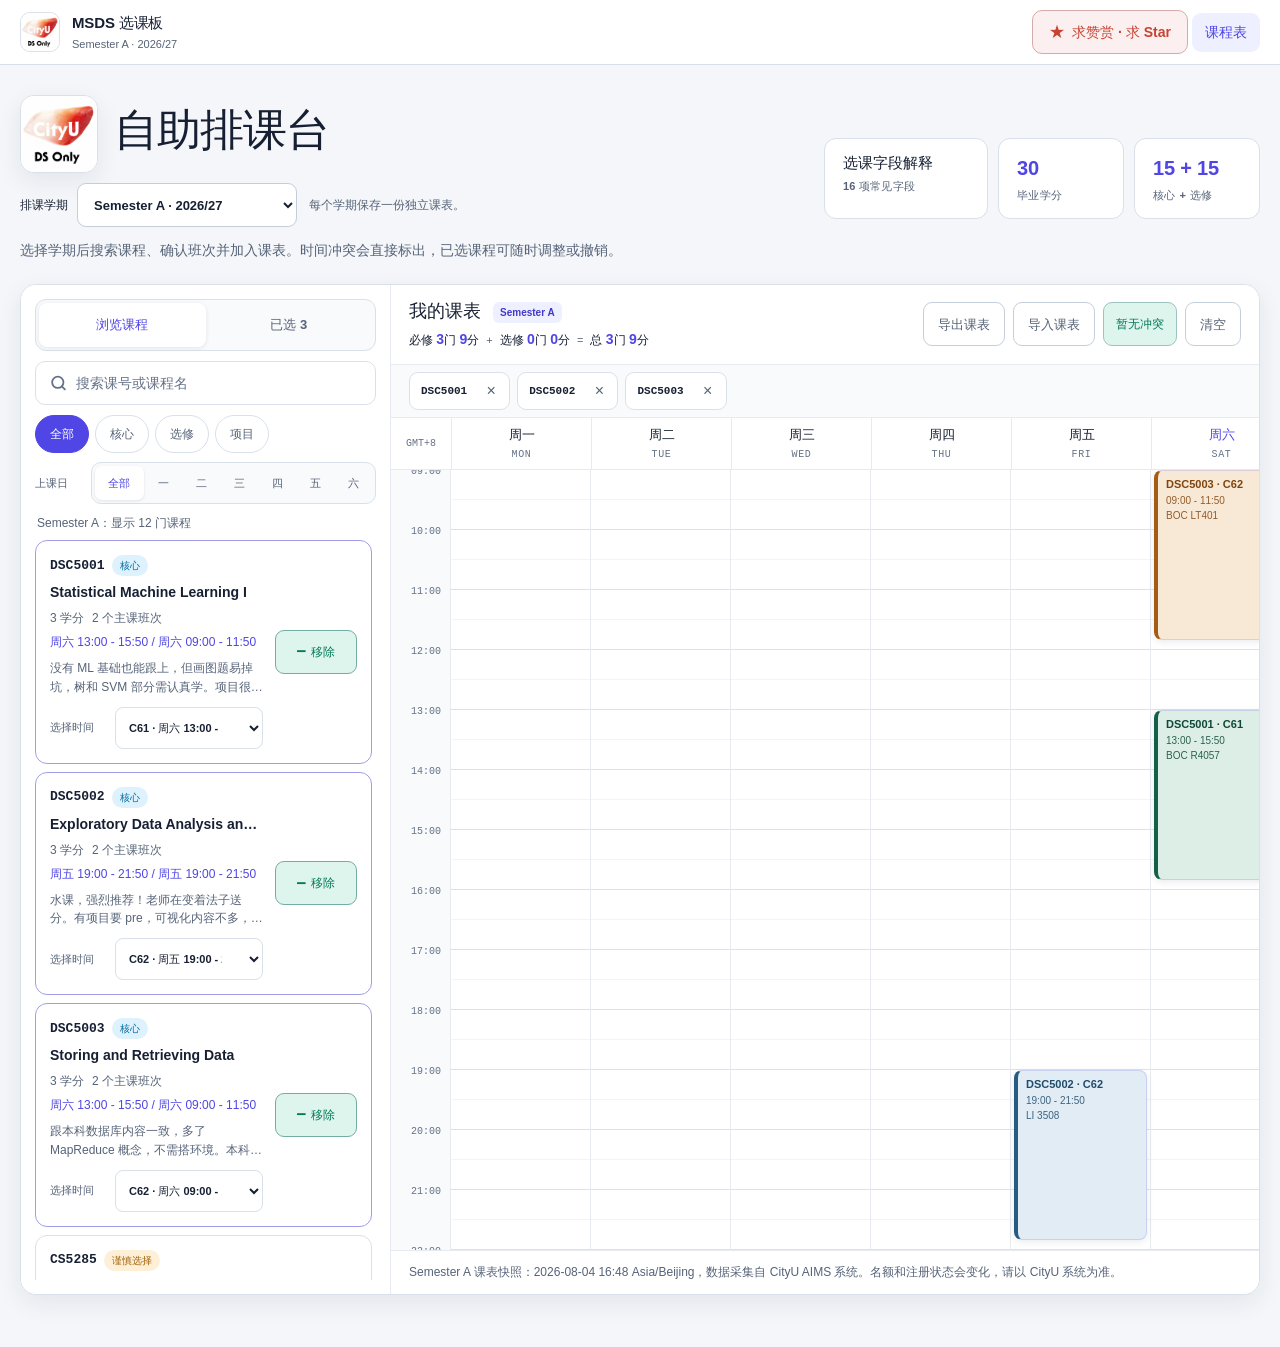
<file: index.html>
<!doctype html>
<html lang="zh-CN">
  <head>
    <meta charset="UTF-8">
    <meta name="viewport" content="width=device-width, initial-scale=1.0">
    <meta name="description" content="CityU MSDS 2026/27 A、B 与暑期学期静态排课与选课参考工具">
    <title>MSDS 选课板 · 2026/27</title>
    <link rel="stylesheet" href="assets/styles.css?v=20260812c">
  </head>
  <body data-page="planner">
    <a class="skip-link" href="#main-content">跳到主要内容</a>
    <header class="site-header">
      <div class="site-header-inner">
        <a class="brand" href="index.html" aria-label="MSDS 选课板首页">
          <img class="brand-logo" src="assets/cityu-ds-logo.jpg" alt="" width="40" height="40">
          <span class="brand-copy"><strong>MSDS 选课板</strong><small id="site-term-label">2026/27 · A / B / S</small></span>
        </a>
        <nav class="main-nav" aria-label="主导航">
          <a class="support-link" href="https://github.com/fluffywood/cityuds" target="_blank" rel="noopener noreferrer" aria-label="前往 GitHub 支持项目并求 Star">
            <span class="support-star" aria-hidden="true">★</span>
            <span class="support-desktop-text">求赞赏 · 求 Star</span>
            <span class="support-mobile-text">求 Star</span>
          </a>
          <a class="active" href="index.html" aria-current="page">课程表</a>
        </nav>
      </div>
    </header>

    <main id="main-content">
      <section class="page-intro planner-intro">
        <div class="planner-intro-copy">
          <div class="planner-title-row">
            <img class="planner-intro-logo" src="assets/cityu-ds-logo.jpg" alt="CityU DS Only Logo" width="96" height="96">
            <h1 class="page-title">自助排课台</h1>
          </div>
          <div class="term-picker">
            <label class="term-picker-field" for="term-select">
              <span>排课学期</span>
              <select id="term-select" aria-describedby="term-picker-note">
                <option value="A">Semester A · 2026/27</option>
                <option value="B">Semester B · 2026/27</option>
                <option value="S">Summer Term · 2026/27</option>
              </select>
            </label>
            <p id="term-picker-note">每个学期保存一份独立课表。</p>
            <p id="term-announcement" class="sr-only" role="status" aria-live="polite" aria-atomic="true"></p>
          </div>
          <p>选择学期后搜索课程、确认班次并加入课表。时间冲突会直接标出，已选课程可随时调整或撤销。</p>
        </div>
        <div class="intro-stats" role="group" aria-label="课程概况与选课帮助">
          <a class="intro-stat intro-stat-guide" href="aims-fields.html">
            <strong>选课字段解释</strong>
            <span>16 项常见字段</span>
          </a>
          <div class="intro-stat"><strong>30</strong><span>毕业学分</span></div>
          <div class="intro-stat"><strong>15 + 15</strong><span>核心 + 选修</span></div>
        </div>
      </section>

      <div class="mobile-workspace-switch" role="group" aria-label="手机端排课视图">
        <button class="is-active" type="button" data-mobile-workspace="courses" aria-pressed="true" aria-controls="course-sidebar">选课程</button>
        <button type="button" data-mobile-workspace="timetable" aria-pressed="false" aria-controls="timetable-panel">看课表 <span id="mobile-selected-count">0</span></button>
      </div>

      <section id="planner-shell" class="planner-shell" data-mobile-workspace="courses" aria-label="课程表规划器">
        <aside id="course-sidebar" class="course-sidebar">
          <div class="sidebar-head">
            <div class="segmented-control" role="tablist" aria-label="课程面板">
              <button id="browse-tab" class="segment active" type="button" data-panel="browse" role="tab" aria-selected="true" aria-controls="browse-panel" tabindex="0">浏览课程</button>
              <button id="selected-tab" class="segment" type="button" data-panel="selected" role="tab" aria-selected="false" aria-controls="selected-panel" tabindex="-1">已选 <span id="selected-tab-count">0</span></button>
            </div>
          </div>

          <div id="browse-panel" class="sidebar-panel" role="tabpanel" aria-labelledby="browse-tab" tabindex="0">
            <label class="search-box">
              <span class="sr-only">搜索课程</span>
              <svg class="search-icon" xmlns="http://www.w3.org/2000/svg" viewBox="0 0 24 24" fill="none" stroke="currentColor" stroke-width="2.5" stroke-linecap="round" stroke-linejoin="round" aria-hidden="true"><circle cx="11" cy="11" r="8"></circle><line x1="21" y1="21" x2="16.65" y2="16.65"></line></svg>
              <input id="course-search" type="search" placeholder="搜索课号或课程名" autocomplete="off">
            </label>
            <div class="filter-row" role="group" aria-label="课程类型筛选">
              <button class="filter-pill active" type="button" data-filter="all" aria-pressed="true">全部</button>
              <button class="filter-pill" type="button" data-filter="core" aria-pressed="false">核心</button>
              <button class="filter-pill" type="button" data-filter="elective" aria-pressed="false">选修</button>
              <button class="filter-pill" type="button" data-filter="project" aria-pressed="false">项目</button>
            </div>
            <div class="day-filter" role="group" aria-label="按上课星期筛选">
              <span>上课日</span>
              <div class="day-filter-row">
                <button class="day-filter-pill active" type="button" data-day-filter="all" aria-pressed="true">全部</button>
                <button class="day-filter-pill" type="button" data-day-filter="M" aria-pressed="false">一</button>
                <button class="day-filter-pill" type="button" data-day-filter="T" aria-pressed="false">二</button>
                <button class="day-filter-pill" type="button" data-day-filter="W" aria-pressed="false">三</button>
                <button class="day-filter-pill" type="button" data-day-filter="R" aria-pressed="false">四</button>
                <button class="day-filter-pill" type="button" data-day-filter="F" aria-pressed="false">五</button>
                <button class="day-filter-pill" type="button" data-day-filter="S" aria-pressed="false">六</button>
              </div>
            </div>
            <p id="course-result-status" class="course-result-status" role="status" aria-live="polite"></p>
            <div id="course-list" class="course-list"></div>
          </div>

          <div id="selected-panel" class="sidebar-panel" role="tabpanel" aria-labelledby="selected-tab" tabindex="0" hidden>
            <div id="selected-list" class="selected-list"></div>
          </div>
        </aside>

        <div id="timetable-panel" class="timetable-panel">
          <div class="timetable-toolbar">
            <div>
              <h2 id="timetable-heading">我的课表 <span id="timetable-term-label" class="term-context-badge">Semester A</span></h2>
              <p class="selection-summary" aria-label="A、B、S 三学期已选必修、选修与项目课程相加后的总课程数和总学分">
                <span class="selection-summary-part">必修 <strong id="core-count">0</strong>门 <strong id="core-credit-count">0</strong>分</span>
                <span class="selection-summary-plus" aria-hidden="true">+</span>
                <span class="selection-summary-part">选修 <strong id="elective-count">0</strong>门 <strong id="elective-credit-count">0</strong>分</span>
                <span id="project-summary-parts"></span>
                <span class="selection-summary-plus" aria-hidden="true">=</span>
                <span class="selection-summary-part">总 <strong id="selected-count">0</strong>门 <strong id="credit-count">0</strong>分</span>
              </p>
            </div>
            <div class="toolbar-actions" role="group" aria-label="课表操作">
              <button id="export-schedule" class="button button-quiet" type="button">导出课表</button>
              <button id="import-schedule" class="button button-quiet" type="button" aria-controls="import-schedule-file">导入课表</button>
              <input id="import-schedule-file" class="sr-only" type="file" accept=".txt,text/plain" tabindex="-1">
              <span id="schedule-file-announcement" class="sr-only" role="status" aria-live="polite" aria-atomic="true"></span>
              <button id="conflict-status" class="conflict-status is-clear" type="button" aria-controls="conflict-details" aria-expanded="false" disabled>暂无冲突</button>
              <span id="conflict-announcement" class="sr-only" role="status" aria-live="polite"></span>
              <button id="clear-selection" class="button button-quiet" type="button">清空</button>
            </div>
          </div>
          <div id="conflict-details" class="conflict-details" hidden></div>
          <div id="selected-chips" class="selected-chips" aria-label="已选课程快捷操作"></div>

          <div class="timetable-scroll">
            <div class="timetable" id="timetable" role="region" aria-label="周一至周六课程时间表" tabindex="0">
              <div class="timetable-corner">GMT+8</div>
              <div class="day-heading" data-day="M"><strong>周一</strong><span>MON</span></div>
              <div class="day-heading" data-day="T"><strong>周二</strong><span>TUE</span></div>
              <div class="day-heading" data-day="W"><strong>周三</strong><span>WED</span></div>
              <div class="day-heading" data-day="R"><strong>周四</strong><span>THU</span></div>
              <div class="day-heading" data-day="F"><strong>周五</strong><span>FRI</span></div>
              <div class="day-heading" data-day="S"><strong>周六</strong><span>SAT</span></div>
              <div id="time-axis" class="time-axis" aria-hidden="true"></div>
              <div id="day-columns" class="day-columns"></div>
              <div id="empty-timetable" class="empty-timetable">
                <span class="empty-plus">+</span>
                <strong>从左侧加入课程</strong>
                <p>班次可在“已选”中切换</p>
              </div>
            </div>
          </div>
          <p class="mobile-scroll-hint">可左右滑动查看整周，点击课程块可打开详情。</p>
          <p id="schedule-data-note" class="data-note">课表数据采集自 CityU AIMS 系统。名额和注册状态会变化，请以 CityU 系统为准。</p>
        </div>
      </section>
    </main>

    <div id="toast" class="toast" role="status" aria-live="polite"></div>
    <script src="assets/shared.js?v=20260812c"></script>
    <script src="assets/schedule-transfer.js?v=20260812c"></script>
    <script src="assets/planner.js?v=20260812c"></script>
  </body>
</html>
</file>
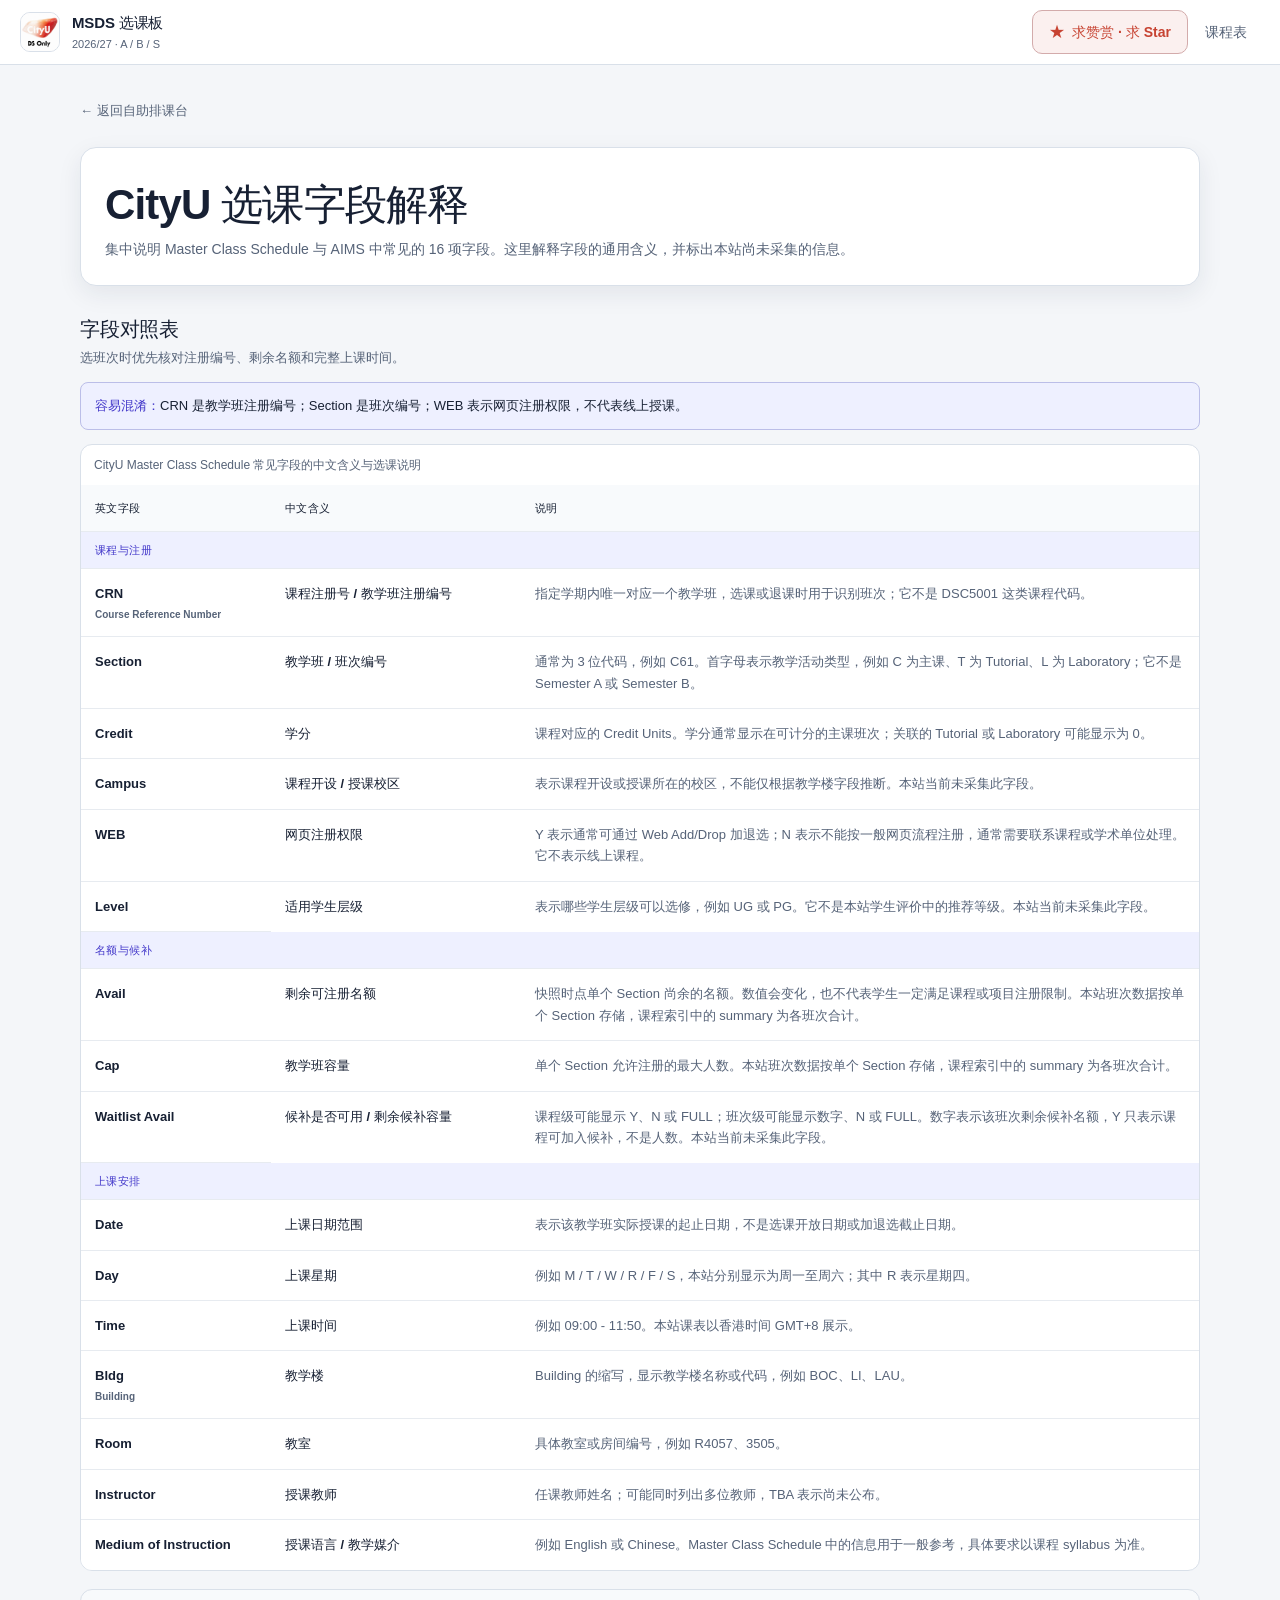
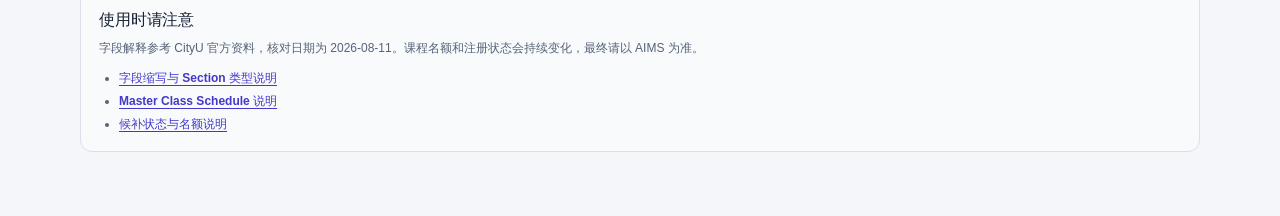
<file: aims-fields.html>
<!doctype html>
<html lang="zh-CN">
  <head>
    <meta charset="UTF-8">
    <meta name="viewport" content="width=device-width, initial-scale=1.0">
    <meta name="description" content="CityU AIMS 选课字段中文解释，涵盖 CRN、Section、WEB、名额、时间与授课信息">
    <title>CityU 选课字段解释 · MSDS 选课板</title>
    <link rel="stylesheet" href="assets/styles.css?v=20260812c">
  </head>
  <body data-page="fields">
    <a class="skip-link" href="#main-content">跳到字段解释</a>
    <header class="site-header">
      <div class="site-header-inner">
        <a class="brand" data-planner-link href="index.html" aria-label="MSDS 选课板首页">
          <img class="brand-logo" src="assets/cityu-ds-logo.jpg" alt="" width="40" height="40">
          <span class="brand-copy"><strong>MSDS 选课板</strong><small>2026/27 · A / B / S</small></span>
        </a>
        <nav class="main-nav" aria-label="主导航">
          <a class="support-link" href="https://github.com/fluffywood/cityuds" target="_blank" rel="noopener noreferrer" aria-label="前往 GitHub 支持项目并求 Star">
            <span class="support-star" aria-hidden="true">★</span>
            <span class="support-desktop-text">求赞赏 · 求 Star</span>
            <span class="support-mobile-text">求 Star</span>
          </a>
          <a data-planner-link href="index.html">课程表</a>
        </nav>
      </div>
    </header>

    <main id="main-content" class="course-detail fields-detail">
      <a class="back-link" data-planner-link href="index.html">← 返回自助排课台</a>

      <section class="detail-hero fields-hero" aria-labelledby="fields-title">
        <div>
          <h1 id="fields-title">CityU 选课字段解释</h1>
          <p>集中说明 Master Class Schedule 与 AIMS 中常见的 16 项字段。这里解释字段的通用含义，并标出本站尚未采集的信息。</p>
        </div>
      </section>

      <section class="detail-section fields-section" aria-labelledby="fields-table-heading">
        <div class="detail-section-heading fields-section-heading">
          <div>
            <h2 id="fields-table-heading">字段对照表</h2>
            <p>选班次时优先核对注册编号、剩余名额和完整上课时间。</p>
          </div>
        </div>

        <p class="fields-important-note"><strong>容易混淆：</strong><span lang="en">CRN</span> 是教学班注册编号；<span lang="en">Section</span> 是班次编号；<span lang="en">WEB</span> 表示网页注册权限，不代表线上授课。</p>
        <p id="fields-scroll-hint" class="fields-scroll-hint">可左右滑动查看完整说明，第一列会保持可见。</p>

        <div class="section-table-wrap fields-table-wrap" role="region" aria-labelledby="fields-table-heading" aria-describedby="fields-scroll-hint" tabindex="0">
          <table class="section-table fields-table">
            <caption class="section-table-caption">CityU Master Class Schedule 常见字段的中文含义与选课说明</caption>
            <colgroup>
              <col class="fields-term-column">
              <col class="fields-meaning-column">
              <col>
            </colgroup>
            <thead>
              <tr>
                <th scope="col">英文字段</th>
                <th scope="col">中文含义</th>
                <th scope="col">说明</th>
              </tr>
            </thead>
            <tbody>
              <tr class="fields-group-row">
                <th scope="rowgroup" colspan="3">课程与注册</th>
              </tr>
              <tr>
                <th scope="row"><span lang="en">CRN</span><small lang="en">Course Reference Number</small></th>
                <td>课程注册号 / 教学班注册编号</td>
                <td>指定学期内唯一对应一个教学班，选课或退课时用于识别班次；它不是 DSC5001 这类课程代码。</td>
              </tr>
              <tr>
                <th scope="row"><span lang="en">Section</span></th>
                <td>教学班 / 班次编号</td>
                <td>通常为 3 位代码，例如 C61。首字母表示教学活动类型，例如 C 为主课、T 为 Tutorial、L 为 Laboratory；它不是 Semester A 或 Semester B。</td>
              </tr>
              <tr>
                <th scope="row"><span lang="en">Credit</span></th>
                <td>学分</td>
                <td>课程对应的 Credit Units。学分通常显示在可计分的主课班次；关联的 Tutorial 或 Laboratory 可能显示为 0。</td>
              </tr>
              <tr>
                <th scope="row"><span lang="en">Campus</span></th>
                <td>课程开设 / 授课校区</td>
                <td>表示课程开设或授课所在的校区，不能仅根据教学楼字段推断。本站当前未采集此字段。</td>
              </tr>
              <tr>
                <th scope="row"><span lang="en">WEB</span></th>
                <td>网页注册权限</td>
                <td>Y 表示通常可通过 Web Add/Drop 加退选；N 表示不能按一般网页流程注册，通常需要联系课程或学术单位处理。它不表示线上课程。</td>
              </tr>
              <tr>
                <th scope="row"><span lang="en">Level</span></th>
                <td>适用学生层级</td>
                <td>表示哪些学生层级可以选修，例如 UG 或 PG。它不是本站学生评价中的推荐等级。本站当前未采集此字段。</td>
              </tr>
            </tbody>
            <tbody>
              <tr class="fields-group-row">
                <th scope="rowgroup" colspan="3">名额与候补</th>
              </tr>
              <tr>
                <th scope="row"><span lang="en">Avail</span></th>
                <td>剩余可注册名额</td>
                <td>快照时点单个 Section 尚余的名额。数值会变化，也不代表学生一定满足课程或项目注册限制。本站班次数据按单个 Section 存储，课程索引中的 summary 为各班次合计。</td>
              </tr>
              <tr>
                <th scope="row"><span lang="en">Cap</span></th>
                <td>教学班容量</td>
                <td>单个 Section 允许注册的最大人数。本站班次数据按单个 Section 存储，课程索引中的 summary 为各班次合计。</td>
              </tr>
              <tr>
                <th scope="row"><span lang="en">Waitlist Avail</span></th>
                <td>候补是否可用 / 剩余候补容量</td>
                <td>课程级可能显示 Y、N 或 FULL；班次级可能显示数字、N 或 FULL。数字表示该班次剩余候补名额，Y 只表示课程可加入候补，不是人数。本站当前未采集此字段。</td>
              </tr>
            </tbody>
            <tbody>
              <tr class="fields-group-row">
                <th scope="rowgroup" colspan="3">上课安排</th>
              </tr>
              <tr>
                <th scope="row"><span lang="en">Date</span></th>
                <td>上课日期范围</td>
                <td>表示该教学班实际授课的起止日期，不是选课开放日期或加退选截止日期。</td>
              </tr>
              <tr>
                <th scope="row"><span lang="en">Day</span></th>
                <td>上课星期</td>
                <td>例如 M / T / W / R / F / S，本站分别显示为周一至周六；其中 R 表示星期四。</td>
              </tr>
              <tr>
                <th scope="row"><span lang="en">Time</span></th>
                <td>上课时间</td>
                <td>例如 09:00 - 11:50。本站课表以香港时间 GMT+8 展示。</td>
              </tr>
              <tr>
                <th scope="row"><span lang="en">Bldg</span><small lang="en">Building</small></th>
                <td>教学楼</td>
                <td>Building 的缩写，显示教学楼名称或代码，例如 BOC、LI、LAU。</td>
              </tr>
              <tr>
                <th scope="row"><span lang="en">Room</span></th>
                <td>教室</td>
                <td>具体教室或房间编号，例如 R4057、3505。</td>
              </tr>
              <tr>
                <th scope="row"><span lang="en">Instructor</span></th>
                <td>授课教师</td>
                <td>任课教师姓名；可能同时列出多位教师，TBA 表示尚未公布。</td>
              </tr>
              <tr>
                <th scope="row"><span lang="en">Medium of Instruction</span></th>
                <td>授课语言 / 教学媒介</td>
                <td>例如 English 或 Chinese。Master Class Schedule 中的信息用于一般参考，具体要求以课程 syllabus 为准。</td>
              </tr>
            </tbody>
          </table>
        </div>

        <aside class="fields-source-note" aria-labelledby="fields-source-heading">
          <h2 id="fields-source-heading">使用时请注意</h2>
          <p>字段解释参考 CityU 官方资料，核对日期为 2026-08-11。课程名额和注册状态会持续变化，最终请以 AIMS 为准。</p>
          <ul class="fields-source-list">
            <li><a href="https://www.cityu.edu.hk/sgs/student/masters/coursereg/abbreviations" target="_blank" rel="noopener noreferrer">字段缩写与 Section 类型说明</a></li>
            <li><a href="https://www.cityu.edu.hk/sgs/student/masters/coursereg/schedule/" target="_blank" rel="noopener noreferrer">Master Class Schedule 说明</a></li>
            <li><a href="https://www.cityu.edu.hk/arro/creg/wadp_wlst.htm" target="_blank" rel="noopener noreferrer">候补状态与名额说明</a></li>
          </ul>
        </aside>
      </section>
    </main>
    <script src="assets/shared.js?v=20260812c"></script>
    <script>
      document.querySelectorAll("[data-planner-link]").forEach((link) => {
        link.href = MSDS.plannerHref(MSDS.getActiveTerm());
      });
    </script>
  </body>
</html>
</file>
<file: assets/styles.css>
/* ============================================================
   MSDS 选课板 · 清晰、紧凑的学生排课界面
   深色模式跟随系统偏好（prefers-color-scheme）
   ============================================================ */

:root {
  --font-sans: -apple-system, "Segoe UI", "PingFang SC", "Microsoft YaHei", "Helvetica Neue", Arial, sans-serif;
  --font-serif: var(--font-sans);
  --font-mono: ui-monospace, "Cascadia Mono", "SF Mono", Consolas, Menlo, monospace;

  --bg: #f4f6f9;
  --card: #ffffff;
  --card-strong: #ffffff;
  --card-soft: #f8fafc;
  --border: #d9e0e9;
  --border-strong: #c4ceda;
  --hairline: #e7ebf0;

  --ink: #172033;
  --muted: #566378;
  --faint: #657286;

  --primary: #4f46e5;
  --primary-strong: #4338ca;
  --primary-soft: #eef0ff;
  --primary-action: #4f46e5;
  --primary-action-hover: #3730a3;
  --brand-red: #c74332;
  --violet: #4f46e5;
  --accent-gradient: linear-gradient(120deg, #4f46e5, #4f46e5);

  --ok: #047857;
  --ok-soft: rgba(16, 185, 129, 0.14);
  --danger: #b91c1c;
  --danger-soft: rgba(239, 68, 68, 0.13);
  --warning: #a16207;
  --warning-soft: rgba(245, 158, 11, 0.16);
  --info: #0369a1;
  --info-soft: rgba(14, 165, 233, 0.14);
  --research: #6d28d9;
  --research-soft: rgba(139, 92, 246, 0.14);

  --shadow-card: 0 8px 24px rgba(25, 38, 58, 0.08);
  --shadow-float: 0 12px 28px rgba(25, 38, 58, 0.14);
  --radius-lg: 16px;
  --radius-md: 12px;
  --radius-sm: 8px;

  --hour-height: 60px;
  font-family: var(--font-sans);
  color: var(--ink);
  font-synthesis: none;
}

@media (prefers-color-scheme: dark) {
  :root {
    --bg: #08111f;
    --card: #111c2f;
    --card-strong: #17243a;
    --card-soft: #0d1829;
    --border: #2d3c54;
    --border-strong: #45566f;
    --hairline: #25344b;

    --ink: #f1f5f9;
    --muted: #b7c1d0;
    --faint: #91a0b3;

    --primary: #a5b4fc;
    --primary-strong: #c7d2fe;
    --primary-soft: #252c59;
    --primary-action: #4f46e5;
    --primary-action-hover: #4338ca;
    --brand-red: #f39a8c;

    --ok: #34d399;
    --ok-soft: rgba(52, 211, 153, 0.16);
    --danger: #f87171;
    --danger-soft: rgba(248, 113, 113, 0.16);
    --warning: #fbbf24;
    --warning-soft: rgba(251, 191, 36, 0.16);
    --info: #38bdf8;
    --info-soft: rgba(56, 189, 248, 0.16);
    --research: #a78bfa;
    --research-soft: rgba(167, 139, 250, 0.16);

    --shadow-card: 0 10px 28px rgba(0, 0, 0, 0.22);
    --shadow-float: 0 14px 32px rgba(0, 0, 0, 0.34);
  }
}

* {
  box-sizing: border-box;
}

html {
  scroll-behavior: smooth;
}

body {
  margin: 0;
  min-width: 320px;
  color: var(--ink);
  background-color: var(--bg);
  font-family: var(--font-sans);
  line-height: 1.5;
  transition: background-color 180ms ease, color 180ms ease;
}

button,
input,
select {
  font: inherit;
}

button,
a {
  -webkit-tap-highlight-color: transparent;
}

a {
  color: inherit;
}

button:focus-visible,
a:focus-visible,
input:focus-visible,
select:focus-visible {
  outline: 3px solid color-mix(in srgb, var(--primary) 42%, transparent);
  outline-offset: 2px;
}

.sr-only {
  position: absolute;
  width: 1px;
  height: 1px;
  padding: 0;
  margin: -1px;
  overflow: hidden;
  clip: rect(0, 0, 0, 0);
  white-space: nowrap;
  border: 0;
}

/* ---------------- 顶栏 ---------------- */

.skip-link {
  position: fixed;
  z-index: 1000;
  top: 8px;
  left: 12px;
  padding: 9px 12px;
  border-radius: var(--radius-sm);
  background: var(--ink);
  color: var(--card);
  font-weight: 750;
  text-decoration: none;
  transform: translateY(-150%);
  transition: transform 160ms ease;
}

.skip-link:focus {
  transform: translateY(0);
}

.site-header {
  position: sticky;
  z-index: 50;
  top: 0;
  min-height: 64px;
  padding: 0 20px;
  border-bottom: 1px solid var(--border);
  background: var(--card);
  transition: background-color 180ms ease, border-color 180ms ease;
}

.site-header-inner {
  display: flex;
  width: min(1520px, 100%);
  min-height: 64px;
  margin: 0 auto;
  align-items: center;
  justify-content: space-between;
  gap: 18px;
}

.brand {
  display: inline-flex;
  align-items: center;
  gap: 12px;
  color: var(--ink);
  text-decoration: none;
}

.brand-logo {
  display: block;
  width: 40px;
  height: 40px;
  flex: 0 0 auto;
  border: 1px solid var(--border);
  border-radius: 10px;
  background: #ffffff;
  object-fit: contain;
}

.brand-copy {
  min-width: 0;
}

.brand strong,
.brand small {
  display: block;
  letter-spacing: 0;
}

.brand strong {
  font-size: 15px;
  font-weight: 900;
  letter-spacing: -0.01em;
}

.brand small {
  margin-top: 2px;
  color: var(--muted);
  font-size: 11px;
}

.main-nav {
  display: flex;
  align-items: center;
  gap: 4px;
}

.main-nav a {
  position: relative;
  padding: 9px 13px;
  border-radius: 9px;
  color: var(--muted);
  font-size: 14px;
  font-weight: 700;
  text-decoration: none;
  transition: color 200ms ease, background 200ms ease;
}

.main-nav a:hover {
  color: var(--primary);
}

.main-nav a.active {
  background: var(--primary-soft);
  color: var(--primary);
}

.main-nav a.active::after {
  content: none;
}

.main-nav .support-link {
  display: inline-flex;
  min-height: 44px;
  padding: 9px 16px;
  align-items: center;
  gap: 7px;
  border: 1px solid color-mix(in srgb, var(--brand-red) 34%, var(--border));
  border-radius: 10px;
  background: color-mix(in srgb, var(--brand-red) 8%, var(--card));
  color: var(--brand-red);
  font-size: 14px;
  font-weight: 850;
  box-shadow: none;
  transition: background 200ms ease, border-color 200ms ease, transform 200ms ease;
}

.main-nav .support-link:hover {
  border-color: var(--brand-red);
  background: color-mix(in srgb, var(--brand-red) 13%, var(--card));
  color: var(--brand-red);
  transform: translateY(-1px);
}

.support-star {
  font-size: 16px;
  line-height: 1;
}

.support-mobile-text {
  display: none;
}

.main-nav .github-link {
  display: grid;
  width: 38px;
  height: 38px;
  margin-left: 4px;
  padding: 0;
  place-items: center;
  flex: 0 0 auto;
}

.github-link svg {
  display: block;
}

main {
  width: 100%;
}

/* ---------------- 页面引言 ---------------- */

.page-intro {
  display: flex;
  align-items: flex-end;
  justify-content: space-between;
  gap: 28px;
  width: min(1520px, calc(100% - 40px));
  margin: 0 auto;
  padding: 46px 0 28px;
}

.page-intro h1 {
  max-width: 760px;
  margin: 0 0 14px;
  font-family: var(--font-serif);
  font-size: clamp(30px, 4vw, 52px);
  line-height: 1.08;
  letter-spacing: 0;
}

.page-intro h1.page-title {
  color: var(--ink);
  font-weight: 900;
  letter-spacing: -0.02em;
}

.page-intro p:not(.eyebrow) {
  max-width: 680px;
  margin: 0;
  color: var(--muted);
  font-size: 15px;
  line-height: 1.75;
}

.planner-intro-copy {
  min-width: 0;
}

.planner-title-row {
  display: flex;
  align-items: center;
  gap: 18px;
  margin-bottom: 14px;
}

.planner-title-row .page-title {
  margin: 0;
}

.planner-intro-logo {
  display: block;
  width: 96px;
  height: 96px;
  border: 1px solid var(--border);
  border-radius: 22px;
  background: #ffffff;
  object-fit: contain;
  box-shadow: 0 12px 28px rgba(40, 52, 78, 0.1);
  flex: 0 0 auto;
}

.eyebrow {
  margin: 0;
  color: var(--primary);
  font-size: 11px;
  font-weight: 800;
  letter-spacing: 0.08em;
  text-transform: uppercase;
}

.intro-stats {
  display: flex;
  align-items: stretch;
  gap: 10px;
}

.intro-stat {
  display: block;
  min-width: 122px;
  padding: 15px 20px;
  border: 1px solid var(--border);
  border-radius: var(--radius-md);
  background: var(--card-strong);
  color: inherit;
  box-shadow: 0 8px 22px rgba(15, 23, 42, 0.06);
  backdrop-filter: none;
  -webkit-backdrop-filter: none;
  text-decoration: none;
  transition: transform 200ms ease, box-shadow 200ms ease;
}

.intro-stat:hover {
  transform: translateY(-2px);
  box-shadow: 0 12px 28px rgba(15, 23, 42, 0.1);
}

.intro-stats strong,
.intro-stats span {
  display: block;
}

.intro-stats strong {
  font-size: 21px;
  font-weight: 900;
  color: var(--primary);
  letter-spacing: -0.01em;
}

.intro-stat:last-child strong {
  color: var(--violet);
}

.intro-stats span {
  margin-top: 4px;
  color: var(--muted);
  font-size: 10px;
  font-weight: 700;
  letter-spacing: 0.08em;
  text-transform: uppercase;
}

/* ---------------- 规划器外壳（毛玻璃卡片） ---------------- */

.planner-shell {
  display: grid;
  grid-template-columns: 350px minmax(760px, 1fr);
  width: min(1520px, calc(100% - 40px));
  min-height: 760px;
  margin: 0 auto 52px;
  overflow: hidden;
  border: 1px solid var(--border);
  border-radius: var(--radius-lg);
  background: var(--card);
  box-shadow: var(--shadow-card);
  backdrop-filter: none;
  -webkit-backdrop-filter: none;
}

.course-sidebar {
  display: flex;
  min-height: 0;
  min-width: 0;
  flex-direction: column;
  overflow: hidden;
  border-right: 1px solid var(--hairline);
  background: var(--card-soft);
}

.sidebar-head {
  padding: 16px 16px 12px;
}

.segmented-control {
  display: grid;
  grid-template-columns: 1fr 1fr;
  padding: 4px;
  border: 1px solid var(--border);
  border-radius: 999px;
  background: var(--card-strong);
  box-shadow: inset 0 1px 3px rgba(15, 23, 42, 0.04);
}

.segment {
  min-height: 36px;
  border: 0;
  border-radius: 999px;
  background: transparent;
  color: var(--muted);
  cursor: pointer;
  font-size: 13px;
  font-weight: 700;
  transition: background 200ms ease, color 200ms ease, box-shadow 200ms ease;
}

.segment.active {
  background: var(--primary-soft);
  color: var(--primary-strong);
  box-shadow: 0 1px 5px rgba(15, 23, 42, 0.08);
}

.sidebar-panel {
  min-height: 0;
  padding: 0 16px 16px;
}

.sidebar-panel:not([hidden]) {
  display: flex;
  flex: 1 1 0;
  flex-direction: column;
  overflow: hidden;
}

.search-box {
  display: block;
  position: relative;
}

.search-icon {
  position: absolute;
  z-index: 1;
  top: 50%;
  left: 15px;
  width: 17px;
  height: 17px;
  color: var(--faint);
  pointer-events: none;
  transform: translateY(-50%);
  transition: color 200ms ease;
}

.search-box:focus-within .search-icon {
  color: var(--primary);
}

.search-box input {
  width: 100%;
  height: 44px;
  padding: 0 16px 0 40px;
  border: 1px solid var(--border);
  border-radius: 999px;
  background: var(--card-strong);
  color: var(--ink);
  font-size: 13px;
  box-shadow: 0 2px 10px rgba(15, 23, 42, 0.05);
  backdrop-filter: none;
  -webkit-backdrop-filter: none;
  transition: border-color 200ms ease, box-shadow 200ms ease;
}

.search-box input:focus {
  border-color: var(--primary);
  outline: none;
  box-shadow: 0 0 0 3px var(--primary-soft);
}

.search-box input::placeholder {
  color: var(--faint);
}

.filter-row {
  display: flex;
  flex-wrap: wrap;
  gap: 7px;
  margin: 12px 0 14px;
}

.filter-pill {
  min-height: 30px;
  padding: 4px 13px;
  border: 1px solid var(--border);
  border-radius: 999px;
  background: var(--card-strong);
  color: var(--muted);
  cursor: pointer;
  font-size: 12px;
  font-weight: 650;
  transition: border-color 200ms ease, background-color 200ms ease, color 200ms ease;
}

.filter-pill:hover {
  color: var(--primary);
  border-color: var(--primary-soft);
}

.filter-pill.active {
  border-color: transparent;
  background: var(--primary);
  color: white;
  box-shadow: 0 4px 12px rgba(79, 70, 229, 0.3);
}

@media (prefers-color-scheme: dark) {
  .filter-pill.active {
    background: var(--primary-strong);
    color: #0f172a;
  }
}

.day-filter {
  display: grid;
  grid-template-columns: 42px minmax(0, 1fr);
  align-items: center;
  gap: 8px;
  margin: -3px 0 14px;
}

.day-filter > span {
  color: var(--muted);
  font-size: 10px;
  font-weight: 750;
  letter-spacing: 0.06em;
}

.day-filter-row {
  display: grid;
  grid-template-columns: 1.35fr repeat(6, 1fr);
  gap: 3px;
  padding: 4px;
  border: 1px solid var(--border);
  border-radius: 999px;
  background: var(--card-strong);
}

.day-filter-pill {
  min-width: 0;
  min-height: 28px;
  padding: 3px;
  border: 0;
  border-radius: 999px;
  background: transparent;
  color: var(--muted);
  cursor: pointer;
  font-size: 10px;
  font-weight: 750;
  transition: background-color 200ms ease, color 200ms ease;
}

.day-filter-pill:hover {
  color: var(--primary);
}

.day-filter-pill.active {
  background: var(--primary-soft);
  color: var(--primary-strong);
  box-shadow: 0 1px 4px rgba(15, 23, 42, 0.08);
}

.course-list,
.selected-list {
  height: 0;
  min-height: 0;
  flex: 1 1 0;
  overflow-y: auto;
  scrollbar-width: thin;
  scrollbar-color: var(--border-strong) transparent;
}

.course-list::-webkit-scrollbar,
.selected-list::-webkit-scrollbar {
  width: 8px;
}

.course-list::-webkit-scrollbar-thumb,
.selected-list::-webkit-scrollbar-thumb {
  border-radius: 8px;
  background: var(--border-strong);
}

/* ---------------- 课程列表行 ---------------- */

.course-row {
  position: relative;
  display: grid;
  grid-template-columns: 1fr 32px;
  gap: 10px;
  margin-bottom: 8px;
  padding: 13px 12px;
  border: 1px solid transparent;
  border-radius: var(--radius-md);
  transition: border-color 200ms ease, background 200ms ease, box-shadow 200ms ease;
}

.course-row:hover,
.course-row:focus-within {
  z-index: 15;
  border-color: var(--border);
  background: var(--card-strong);
  box-shadow: 0 8px 22px rgba(15, 23, 42, 0.08);
}

.course-row-main {
  min-width: 0;
}

.course-code-line {
  display: flex;
  align-items: center;
  flex-wrap: wrap;
  gap: 7px;
}

.course-code {
  color: var(--ink);
  font-family: var(--font-mono);
  font-size: 12px;
  font-weight: 800;
}

.course-title-link {
  display: block;
  margin-top: 5px;
  overflow: hidden;
  color: var(--ink);
  font-size: 13px;
  font-weight: 650;
  line-height: 1.4;
  text-decoration: none;
  text-overflow: ellipsis;
  white-space: nowrap;
}

.course-title-link:hover {
  color: var(--primary);
  text-decoration: underline;
  text-underline-offset: 3px;
}

.course-meta {
  display: flex;
  gap: 8px;
  margin-top: 7px;
  color: var(--muted);
  font-size: 11px;
}

.course-schedule {
  display: -webkit-box;
  margin-top: 6px;
  overflow: hidden;
  color: var(--primary);
  font-size: 10px;
  line-height: 1.55;
  -webkit-box-orient: vertical;
  -webkit-line-clamp: 3;
}

.course-preview {
  position: absolute;
  z-index: 20;
  top: calc(100% - 6px);
  right: 36px;
  left: 0;
  display: none;
  padding: 13px 14px;
  border: 1px solid var(--border);
  border-radius: var(--radius-sm);
  background: var(--card-strong);
  color: var(--ink);
  box-shadow: var(--shadow-float);
  backdrop-filter: none;
  -webkit-backdrop-filter: none;
}

.course-row:hover .course-preview,
.course-row:focus-within .course-preview {
  display: block;
}

/* The last rows sit against the scroll viewport edge, so their preview opens upward. */
.course-row:nth-last-child(-n + 2) .course-preview {
  top: auto;
  bottom: calc(100% - 6px);
}

/* A short filtered list can make its first row also the last row; keep it below the filters. */
.course-row:first-child .course-preview {
  top: calc(100% - 6px);
  bottom: auto;
}

.course-preview p {
  margin: 0;
  color: var(--muted);
  font-size: 10px;
  line-height: 1.65;
}

.course-preview-tags {
  display: flex;
  flex-wrap: wrap;
  gap: 5px;
  margin-top: 8px;
}

.course-preview-tags span {
  padding: 3px 8px;
  border-radius: 999px;
  background: var(--primary-soft);
  color: var(--primary-strong);
  font-size: 9px;
  font-weight: 700;
}

.quick-section-picker {
  display: grid;
  grid-template-columns: auto minmax(0, 1fr);
  align-items: center;
  gap: 7px;
  margin-top: 8px;
  color: var(--muted);
  font-size: 9px;
  font-weight: 700;
}

.quick-section-picker select {
  min-width: 0;
  height: 30px;
  padding: 0 24px 0 9px;
  border: 1px solid var(--border);
  border-radius: 999px;
  background: var(--card-strong);
  color: var(--ink);
  font-size: 10px;
}

.add-course,
.remove-course {
  display: grid;
  width: 30px;
  height: 30px;
  place-items: center;
  align-self: center;
  border: 1px solid var(--border-strong);
  border-radius: 50%;
  background: var(--card-strong);
  color: var(--primary);
  cursor: pointer;
  font-size: 20px;
  line-height: 1;
  transition: border-color 200ms ease, background-color 200ms ease, color 200ms ease, transform 200ms ease;
}

.add-course:hover {
  border-color: transparent;
  background: var(--primary);
  color: white;
  transform: scale(1.08);
  box-shadow: 0 5px 14px rgba(79, 70, 229, 0.35);
}

.add-course.is-added {
  border-color: var(--ok);
  background: var(--ok-soft);
  color: var(--ok);
  font-size: 15px;
}

.add-course.is-unavailable,
.add-course.is-unavailable:hover {
  border-color: var(--danger);
  background: var(--danger-soft);
  color: var(--danger);
  cursor: not-allowed;
  opacity: 1;
  transform: none;
  box-shadow: none;
}

.mini-badge,
.verdict-badge,
.status-badge,
.tag {
  display: inline-flex;
  align-items: center;
  width: fit-content;
  border-radius: 999px;
  font-weight: 700;
}

.mini-badge {
  padding: 2px 8px;
  font-size: 9px;
}

.mini-badge.core,
.verdict-badge.core {
  background: var(--info-soft);
  color: var(--info);
}

.mini-badge.project,
.verdict-badge.project {
  background: var(--research-soft);
  color: var(--research);
}

.mini-badge.strong,
.mini-badge.good,
.verdict-badge.strong,
.verdict-badge.good {
  background: var(--ok-soft);
  color: var(--ok);
}

.mini-badge.research,
.verdict-badge.research {
  background: var(--research-soft);
  color: var(--research);
}

.mini-badge.caution,
.verdict-badge.caution {
  background: var(--warning-soft);
  color: var(--warning);
}

.mini-badge.unknown,
.verdict-badge.unknown {
  background: var(--card-soft);
  color: var(--muted);
}

.empty-list {
  padding: 42px 16px;
  color: var(--muted);
  text-align: center;
  font-size: 13px;
  line-height: 1.7;
}

/* ---------------- 已选课程 ---------------- */

.selected-course {
  padding: 14px 2px;
  margin-bottom: 4px;
}

.selected-course-head {
  display: flex;
  align-items: flex-start;
  justify-content: space-between;
  gap: 12px;
}

.selected-course-head a {
  color: var(--ink);
  font-size: 13px;
  font-weight: 800;
  text-decoration: none;
}

.selected-course-head a:hover {
  color: var(--primary);
}

.selected-course-head small {
  display: block;
  margin-top: 3px;
  color: var(--muted);
  font-size: 10px;
}

.remove-course {
  flex: 0 0 auto;
  width: 26px;
  height: 26px;
  border: 0;
  background: transparent;
  color: var(--muted);
  font-size: 17px;
}

.remove-course:hover {
  background: var(--danger-soft);
  color: var(--danger);
  transform: none;
  box-shadow: none;
}

.section-selects {
  display: grid;
  gap: 8px;
  margin-top: 11px;
}

.section-selects label {
  display: grid;
  grid-template-columns: 52px minmax(0, 1fr);
  align-items: center;
  gap: 8px;
  color: var(--muted);
  font-size: 10px;
  font-weight: 700;
}

.section-selects select {
  min-width: 0;
  height: 34px;
  padding: 0 28px 0 10px;
  border: 1px solid var(--border);
  border-radius: 999px;
  background: var(--card-strong);
  color: var(--ink);
  font-size: 11px;
}

/* ---------------- 课表面板 ---------------- */

.timetable-panel {
  min-width: 0;
  background: transparent;
}

.timetable-toolbar {
  display: flex;
  min-height: 82px;
  align-items: center;
  justify-content: space-between;
  gap: 20px;
  padding: 14px 20px;
  border-bottom: 1px solid var(--hairline);
}

.timetable-toolbar h2 {
  margin: 4px 0 0;
  font-size: 18px;
  letter-spacing: 0;
}

.timetable-toolbar .selection-summary {
  display: flex;
  align-items: baseline;
  flex-wrap: wrap;
  gap: 3px 7px;
  font-size: 12px;
  line-height: 1.55;
}

.selection-summary-part {
  white-space: nowrap;
}

.selection-summary-part strong {
  font-size: 15px;
  color: var(--primary);
}

.selection-summary-plus {
  color: var(--muted);
  font-size: 11px;
}

#project-summary-parts {
  display: contents;
}

.project-summary-part strong {
  color: var(--research);
}

.toolbar-actions {
  display: flex;
  align-items: center;
  flex-wrap: wrap;
  justify-content: flex-end;
  gap: 10px;
}

.selected-chips {
  display: flex;
  min-height: 45px;
  align-items: center;
  flex-wrap: wrap;
  gap: 7px;
  padding: 8px 20px;
  border-bottom: 1px solid var(--hairline);
  background: var(--card-soft);
}

.selected-chip {
  display: inline-flex;
  min-height: 28px;
  align-items: center;
  overflow: hidden;
  border: 1px solid var(--border);
  border-radius: 999px;
  background: var(--card-strong);
}

.selected-chip a {
  padding: 5px 5px 5px 11px;
  font-family: var(--font-mono);
  font-size: 10px;
  font-weight: 800;
  text-decoration: none;
}

.selected-chip a:hover {
  color: var(--primary);
}

.selected-chip button {
  width: 26px;
  height: 26px;
  border: 0;
  border-radius: 50%;
  background: transparent;
  color: var(--muted);
  cursor: pointer;
  font-size: 15px;
}

.selected-chip button:hover {
  background: var(--danger-soft);
  color: var(--danger);
}

.selected-chips-empty {
  color: var(--muted);
  font-size: 10px;
}

.button {
  min-height: 36px;
  padding: 7px 15px;
  border: 1px solid transparent;
  border-radius: 999px;
  cursor: pointer;
  font-size: 12px;
  font-weight: 750;
  text-decoration: none;
  transition: border-color 200ms ease, background-color 200ms ease, color 200ms ease, transform 200ms ease;
}

.button-primary {
  background: var(--primary);
  color: white;
  box-shadow: 0 5px 14px rgba(79, 70, 229, 0.3);
}

.button-primary:hover {
  background: var(--primary-strong);
  transform: translateY(-1px);
}

.button-quiet {
  border-color: var(--border-strong);
  background: var(--card-strong);
  color: var(--muted);
}

.button-quiet:hover {
  border-color: var(--primary);
  color: var(--primary);
}

.button-unavailable,
.button-unavailable:hover {
  border-color: var(--danger);
  background: var(--danger-soft);
  color: var(--danger);
  cursor: not-allowed;
  opacity: 1;
  transform: none;
  box-shadow: none;
}

.button-document {
  border-color: color-mix(in srgb, var(--primary) 38%, transparent);
  background: var(--primary-soft);
  color: var(--primary-strong);
}

.button-document:hover {
  border-color: var(--primary);
  background: color-mix(in srgb, var(--primary-soft) 78%, var(--card-strong));
  transform: translateY(-1px);
}

.conflict-status {
  padding: 5px 11px;
  border-radius: 999px;
  font-size: 11px;
  font-weight: 750;
}

.conflict-status.is-clear {
  background: var(--ok-soft);
  color: var(--ok);
}

.conflict-status.has-conflict {
  background: var(--danger-soft);
  color: var(--danger);
  animation: conflict-shake 260ms ease;
}

@keyframes conflict-shake {
  0%, 100% { transform: translateX(0); }
  30% { transform: translateX(-2px); }
  60% { transform: translateX(2px); }
}

.timetable-scroll {
  width: 100%;
  overflow-x: auto;
}

.timetable {
  position: relative;
  display: grid;
  grid-template-columns: 60px repeat(6, minmax(132px, 1fr));
  grid-template-rows: 52px calc(13 * var(--hour-height));
  min-width: 900px;
}

.timetable-corner,
.day-heading {
  position: sticky;
  z-index: 10;
  top: 0;
  display: flex;
  flex-direction: column;
  align-items: center;
  justify-content: center;
  border-bottom: 1px solid var(--hairline);
  background: var(--card-strong);
  backdrop-filter: none;
  -webkit-backdrop-filter: none;
}

.timetable-corner {
  grid-column: 1;
  grid-row: 1;
  color: var(--faint);
  font-size: 9px;
  font-family: var(--font-mono);
}

.day-heading {
  border-left: 1px solid var(--hairline);
}

.day-heading[data-day="M"] { grid-column: 2; }
.day-heading[data-day="T"] { grid-column: 3; }
.day-heading[data-day="W"] { grid-column: 4; }
.day-heading[data-day="R"] { grid-column: 5; }
.day-heading[data-day="F"] { grid-column: 6; }
.day-heading[data-day="S"] { grid-column: 7; }

.day-heading strong {
  font-size: 12px;
  font-weight: 800;
}

.day-heading[data-day="S"] strong {
  color: var(--primary);
}

.day-heading span {
  margin-top: 2px;
  color: var(--faint);
  font-size: 9px;
  font-family: var(--font-mono);
  letter-spacing: 0.06em;
}

.time-axis {
  position: relative;
  grid-column: 1;
  grid-row: 2;
  border-right: 1px solid var(--hairline);
  background: var(--card-soft);
}

.time-label {
  position: absolute;
  right: 9px;
  color: var(--faint);
  font-size: 9px;
  font-family: var(--font-mono);
  transform: translateY(-6px);
}

.day-columns {
  display: grid;
  grid-column: 2 / 8;
  grid-row: 2;
  grid-template-columns: repeat(6, minmax(132px, 1fr));
}

.day-column {
  position: relative;
  height: calc(13 * var(--hour-height));
  border-right: 1px solid var(--hairline);
  background-image: linear-gradient(to bottom, transparent calc(100% - 1px), var(--hairline) 1px);
  background-size: 100% var(--hour-height);
}

.day-column::after {
  position: absolute;
  inset: 0;
  pointer-events: none;
  background-image: linear-gradient(to bottom, transparent calc(100% - 1px), rgba(148, 163, 184, 0.12) 1px);
  background-size: 100% calc(var(--hour-height) / 2);
  content: "";
}

.course-event {
  position: absolute;
  z-index: 2;
  min-height: 34px;
  overflow: visible;
  padding: 7px 8px 5px;
  border: 1px solid rgba(79, 70, 229, 0.16);
  border-left: 4px solid var(--event-accent, var(--primary));
  border-radius: 10px;
  background: var(--event-bg, var(--primary-soft));
  color: var(--event-ink, var(--primary-strong));
  cursor: pointer;
  text-align: left;
  box-shadow: 0 3px 10px rgba(15, 23, 42, 0.09);
  transition: box-shadow 200ms ease, transform 200ms ease, filter 200ms ease;
}

.course-event:hover {
  z-index: 5;
  filter: saturate(1.15) brightness(1.02);
  box-shadow: 0 8px 22px rgba(15, 23, 42, 0.18);
  transform: translateY(-1px);
}

.course-event.is-conflict {
  border-color: var(--danger);
  box-shadow: inset 0 0 0 1px var(--danger), 0 4px 14px rgba(220, 38, 38, 0.2);
}

.event-label {
  display: block;
  overflow: hidden;
  text-overflow: ellipsis;
  white-space: nowrap;
}

.event-label strong,
.event-label span {
  display: block;
  overflow: hidden;
  text-overflow: ellipsis;
  white-space: nowrap;
}

.event-label strong {
  font-size: 11px;
  line-height: 1.25;
}

.event-label span {
  margin-top: 3px;
  font-size: 9px;
  line-height: 1.25;
  opacity: 0.85;
}

.event-overlay {
  position: absolute;
  z-index: 30;
  top: calc(100% - 1px);
  left: -4px;
  display: none;
  width: max-content;
  min-width: 210px;
  max-width: 280px;
  padding: 13px 14px;
  border: 1px solid var(--border);
  border-radius: 12px;
  background: var(--card-strong);
  color: var(--ink);
  text-align: left;
  white-space: normal;
  box-shadow: var(--shadow-float);
  backdrop-filter: none;
  -webkit-backdrop-filter: none;
  pointer-events: auto;
}

.course-event:hover .event-overlay,
.course-event:focus-within .event-overlay {
  display: block;
}

.course-event.tooltip-up .event-overlay {
  top: auto;
  bottom: calc(100% - 1px);
}

.course-event.tooltip-left .event-overlay {
  right: -4px;
  left: auto;
}

.event-overlay-content,
.event-overlay-content strong,
.event-overlay-content > span {
  display: block;
  overflow: visible;
  text-overflow: clip;
  white-space: normal;
}

.event-overlay-content strong {
  font-size: 12px;
  line-height: 1.4;
}

.event-overlay-content > span:not(.event-tooltip-tags) {
  margin-top: 4px;
  color: var(--muted);
  font-size: 10px;
  line-height: 1.4;
}

.event-tooltip-tags {
  display: flex !important;
  flex-wrap: wrap;
  gap: 4px;
  margin-top: 8px;
}

.event-tooltip-tag {
  display: inline-flex !important;
  margin-top: 0 !important;
  padding: 3px 8px;
  border-radius: 999px;
  background: var(--primary-soft);
  color: var(--primary-strong) !important;
  font-size: 9px !important;
  line-height: 1.2 !important;
}

.event-overlay-actions {
  display: flex;
  gap: 6px;
  margin-top: 10px;
}

.event-overlay-actions a,
.event-overlay-actions button {
  min-height: 27px;
  padding: 5px 10px;
  border: 1px solid var(--border);
  border-radius: 999px;
  background: var(--card-strong);
  cursor: pointer;
  font-size: 10px;
  font-weight: 750;
  text-decoration: none;
  transition: border-color 180ms ease, background-color 180ms ease, color 180ms ease;
}

.event-overlay-actions a {
  color: var(--primary-strong);
}

.event-overlay-actions a:hover {
  border-color: var(--primary);
  background: var(--primary-soft);
}

.event-overlay-actions button {
  color: var(--danger);
}

.event-overlay-actions button:hover {
  border-color: var(--danger);
  background: var(--danger-soft);
}

.empty-timetable {
  position: absolute;
  z-index: 4;
  top: 210px;
  left: calc(50% + 30px);
  display: flex;
  flex-direction: column;
  align-items: center;
  color: var(--muted);
  transform: translateX(-50%);
}

.empty-timetable[hidden] {
  display: none;
}

.empty-timetable strong {
  color: var(--ink);
  font-size: 13px;
}

.empty-timetable p {
  margin: 5px 0 0;
  font-size: 11px;
}

.empty-plus {
  display: grid;
  width: 42px;
  height: 42px;
  margin-bottom: 12px;
  place-items: center;
  border: 1px dashed var(--border-strong);
  border-radius: 50%;
  color: var(--primary);
  font-size: 24px;
}

.data-note {
  margin: 0;
  padding: 12px 20px;
  border-top: 1px solid var(--hairline);
  color: var(--muted);
  font-size: 10px;
  line-height: 1.6;
}

/* ---------------- 课程详情页 ---------------- */

.course-detail {
  width: min(1120px, calc(100% - 40px));
  margin: 0 auto;
  padding: 34px 0 72px;
}

.back-link {
  display: inline-block;
  margin-bottom: 22px;
  color: var(--muted);
  font-size: 12px;
  font-weight: 700;
  text-decoration: none;
  transition: color 200ms ease, transform 200ms ease;
}

.back-link:hover {
  color: var(--primary);
  transform: translateX(-2px);
}

.detail-hero {
  display: grid;
  grid-template-columns: minmax(0, 1fr) auto;
  gap: 28px;
  align-items: end;
  padding: 28px 30px 30px;
  border: 1px solid var(--border);
  border-radius: var(--radius-lg);
  background: var(--card);
  box-shadow: var(--shadow-card);
  backdrop-filter: none;
  -webkit-backdrop-filter: none;
}

.detail-code-row {
  display: flex;
  align-items: center;
  flex-wrap: wrap;
  gap: 10px;
}

.detail-code {
  font-family: var(--font-mono);
  color: var(--primary);
  font-size: 14px;
  font-weight: 800;
}

.detail-hero h1 {
  max-width: 800px;
  margin: 9px 0 10px;
  font-family: var(--font-serif);
  font-size: clamp(30px, 5vw, 52px);
  font-weight: 900;
  line-height: 1.08;
  letter-spacing: -0.02em;
  color: var(--ink);
}

.detail-hero p {
  margin: 0;
  color: var(--muted);
  font-size: 13px;
}

.detail-actions {
  display: flex;
  gap: 8px;
}

.detail-layout {
  padding-top: 36px;
}

.detail-section {
  margin-bottom: 40px;
}

.detail-section h2 {
  margin: 0 0 16px;
  font-family: var(--font-serif);
  font-size: 18px;
  font-weight: 800;
  letter-spacing: -0.01em;
}

.review-lead {
  padding: 20px 22px;
  border-left: 4px solid var(--primary);
  border-radius: 0 var(--radius-md) var(--radius-md) 0;
  background: var(--card-strong);
  border: 1px solid var(--border);
  border-left-width: 4px;
  border-left-color: var(--primary);
  box-shadow: 0 8px 22px rgba(15, 23, 42, 0.06);
  backdrop-filter: none;
  -webkit-backdrop-filter: none;
}

.review-lead.caution {
  border-left-color: var(--warning);
  background: var(--warning-soft);
}

.review-lead.research {
  border-left-color: var(--research);
  background: var(--research-soft);
}

.review-lead.unknown {
  border-left-color: var(--border-strong);
}

.review-lead strong {
  display: block;
  margin-bottom: 8px;
  font-size: 14px;
  font-weight: 800;
}

.review-lead p {
  margin: 0;
  color: var(--muted);
  font-size: 13px;
  line-height: 1.8;
}

.detail-tags {
  margin-top: 14px;
}

.fact-grid {
  display: grid;
  grid-template-columns: repeat(2, minmax(0, 1fr));
  overflow: hidden;
  border: 1px solid var(--border);
  border-radius: var(--radius-md);
  background: var(--card-strong);
  backdrop-filter: none;
  -webkit-backdrop-filter: none;
}

.fact {
  min-height: 86px;
  padding: 15px;
  border-right: 1px solid var(--hairline);
  border-bottom: 1px solid var(--hairline);
}

.fact:nth-child(2n) {
  border-right: 0;
}

.fact:nth-last-child(-n + 2) {
  border-bottom: 0;
}

.fact span,
.fact strong {
  display: block;
}

.fact span {
  color: var(--muted);
  font-size: 10px;
  font-weight: 700;
  letter-spacing: 0.06em;
  text-transform: uppercase;
}

.fact strong {
  margin-top: 7px;
  font-size: 12px;
  line-height: 1.55;
}

.section-table-wrap {
  overflow-x: auto;
  border: 1px solid var(--border);
  border-radius: var(--radius-md);
  background: var(--card-strong);
  backdrop-filter: none;
  -webkit-backdrop-filter: none;
}

.section-table {
  width: 100%;
  min-width: 680px;
  border-collapse: collapse;
  font-size: 11px;
}

.section-table th,
.section-table td {
  padding: 12px 13px;
  border-bottom: 1px solid var(--hairline);
  text-align: left;
  vertical-align: top;
}

.section-table tr:last-child td {
  border-bottom: 0;
}

.section-table th {
  background: var(--card-soft);
  color: var(--muted);
  font-size: 9px;
  letter-spacing: 0.08em;
  text-transform: uppercase;
}

.section-table td strong,
.section-table td span {
  display: block;
}

.section-table td span {
  margin-top: 3px;
  color: var(--muted);
}

.section-table .section-empty-row td {
  padding: 22px;
  text-align: center;
}

.source-list {
  display: grid;
  gap: 14px;
  margin-top: 14px;
}

.source-section-intro {
  max-width: 760px;
  margin: -6px 0 16px;
  color: var(--muted);
  font-size: 11px;
  line-height: 1.7;
}

.source-review {
  padding: 18px;
  border: 1px solid var(--border);
  border-radius: var(--radius-md);
  background: var(--card-strong);
  backdrop-filter: none;
  -webkit-backdrop-filter: none;
}

.source-review-header {
  display: flex;
  align-items: flex-start;
  justify-content: space-between;
  gap: 18px;
  padding-bottom: 13px;
  border-bottom: 1px solid var(--hairline);
}

.source-review-header strong,
.source-review-header span {
  display: block;
}

.source-review-header strong {
  font-size: 13px;
  line-height: 1.45;
}

.source-review-header span {
  margin-top: 4px;
  color: var(--muted);
  font-size: 10px;
}

.source-review-link {
  flex: 0 0 auto;
  color: var(--primary);
  font-size: 11px;
  font-weight: 750;
  text-decoration: none;
}

.source-review-link:hover {
  text-decoration: underline;
  text-underline-offset: 3px;
}

.source-review > p {
  margin: 14px 0 0;
  color: var(--muted);
  font-size: 12px;
  line-height: 1.85;
  white-space: pre-line;
}

.source-notice,
.source-empty {
  margin-top: 14px;
}

.notice {
  padding: 15px;
  border: 1px solid var(--border);
  border-radius: var(--radius-md);
  background: var(--card-soft);
  color: var(--muted);
  font-size: 11px;
  line-height: 1.7;
}

.notice strong {
  color: var(--ink);
}

.loading-state,
.error-state {
  padding: 100px 20px;
  color: var(--muted);
  text-align: center;
}

.loading-state::before {
  display: block;
  width: 34px;
  height: 34px;
  margin: 0 auto 18px;
  border: 3px solid var(--primary-soft);
  border-top-color: var(--primary);
  border-radius: 50%;
  content: "";
  animation: spin 900ms linear infinite;
}

@keyframes spin {
  to { transform: rotate(360deg); }
}

.text-link {
  color: var(--primary);
  font-size: 11px;
  font-weight: 750;
  text-decoration: none;
  white-space: nowrap;
}

.text-link:hover {
  text-decoration: underline;
  text-underline-offset: 3px;
}

.tag-list {
  display: flex;
  flex-wrap: wrap;
  gap: 6px;
}

.tag {
  padding: 4px 9px;
  background: var(--card-soft);
  color: var(--muted);
  font-size: 9px;
}

/* ---------------- Toast ---------------- */

.toast {
  position: fixed;
  z-index: 100;
  right: 22px;
  bottom: 22px;
  max-width: min(360px, calc(100vw - 44px));
  padding: 12px 16px;
  border-radius: 999px;
  background: #1e293b;
  color: white;
  font-size: 12px;
  font-weight: 650;
  box-shadow: 0 12px 32px rgba(15, 23, 42, 0.3);
  opacity: 0;
  pointer-events: none;
  transform: translateY(10px);
  transition: opacity 200ms ease, transform 200ms ease;
}

@media (prefers-color-scheme: dark) {
  .toast {
    background: #e2e8f0;
    color: #0f172a;
  }
}

.toast.show {
  opacity: 1;
  transform: translateY(0);
}

/* ---------------- 详细课程介绍 ---------------- */

.syllabus-detail {
  width: min(1480px, calc(100% - 40px));
  margin: 0 auto;
  padding: 34px 0 76px;
}

.syllabus-hero {
  display: grid;
  grid-template-columns: minmax(0, 1fr) auto;
  gap: 28px;
  align-items: end;
  margin-top: 18px;
  padding: 28px 30px 30px;
  border: 1px solid var(--border);
  border-radius: var(--radius-lg);
  background: var(--card);
  box-shadow: var(--shadow-card);
  backdrop-filter: none;
  -webkit-backdrop-filter: none;
}

.syllabus-hero h1 {
  max-width: 900px;
  margin: 9px 0 10px;
  font-family: var(--font-serif);
  font-size: clamp(29px, 4vw, 48px);
  line-height: 1.1;
  color: var(--ink);
}

.syllabus-hero p {
  margin: 0;
  color: var(--muted);
  font-size: 13px;
}

.document-badge {
  display: inline-flex;
  align-items: center;
  min-height: 26px;
  padding: 4px 10px;
  border-radius: 999px;
  background: var(--info-soft);
  color: var(--info);
  font-size: 11px;
  font-weight: 800;
}

.syllabus-actions,
.syllabus-jump-links {
  display: flex;
  flex-wrap: wrap;
  gap: 8px;
}

.syllabus-jump-links {
  margin: 18px 0;
}

.syllabus-jump-links a {
  padding: 8px 13px;
  border: 1px solid var(--border-strong);
  border-radius: 999px;
  background: var(--card-strong);
  color: var(--muted);
  font-size: 12px;
  font-weight: 750;
  text-decoration: none;
}

.syllabus-jump-links a:hover {
  border-color: var(--primary);
  color: var(--primary);
}

.document-panel {
  min-width: 0;
  padding: 20px;
  border: 1px solid var(--border);
  border-radius: var(--radius-lg);
  background: var(--card);
  box-shadow: var(--shadow-card);
  backdrop-filter: none;
  -webkit-backdrop-filter: none;
  scroll-margin-top: 88px;
}

.document-panel-heading {
  display: flex;
  justify-content: space-between;
  gap: 18px;
  align-items: end;
  margin-bottom: 14px;
}

.document-panel-heading span {
  display: block;
  margin-bottom: 4px;
  color: var(--primary);
  font-size: 10px;
  font-weight: 850;
  letter-spacing: 0.09em;
  text-transform: uppercase;
}

.document-panel-heading h2 {
  margin: 0;
  font-family: var(--font-serif);
  font-size: 23px;
  color: var(--ink);
}

.document-panel-heading > a {
  color: var(--primary);
  font-size: 12px;
  font-weight: 750;
  text-decoration: none;
}

.document-panel-heading > a:hover {
  text-decoration: underline;
}

.pdf-fallback {
  margin: 12px 2px 0;
  color: var(--muted);
  font-size: 11px;
  line-height: 1.6;
}

.translation-notice {
  margin-bottom: 14px;
  padding: 12px 14px;
  border: 1px solid color-mix(in srgb, var(--info) 28%, transparent);
  border-radius: var(--radius-sm);
  background: var(--info-soft);
  color: var(--muted);
  font-size: 12px;
  line-height: 1.65;
}

.translation-notice strong {
  color: var(--info);
}

.bilingual-reader {
  scroll-margin-top: 88px;
}

.bilingual-reader:focus-visible {
  outline: 3px solid color-mix(in srgb, var(--primary) 42%, transparent);
  outline-offset: 4px;
}

.bilingual-reader-heading {
  align-items: end;
}

.bilingual-reader-heading > p {
  max-width: 430px;
  margin: 0;
  color: var(--muted);
  font-size: 11px;
  line-height: 1.6;
  text-align: right;
}

.bilingual-pager {
  display: grid;
  grid-template-columns: minmax(110px, 1fr) auto minmax(110px, 1fr);
  gap: 12px;
  align-items: center;
  margin: 0 0 14px;
}

.bilingual-pager-bottom {
  margin: 14px 0 0;
}

.bilingual-page-button {
  min-height: 42px;
  padding: 9px 14px;
  border: 1px solid var(--border-strong);
  border-radius: var(--radius-sm);
  background: var(--card-strong);
  color: var(--primary-strong);
  font: inherit;
  font-size: 12px;
  font-weight: 780;
  cursor: pointer;
}

.bilingual-page-button:hover:not(:disabled) {
  border-color: var(--primary);
  background: var(--primary-soft);
}

.bilingual-page-button:disabled {
  cursor: not-allowed;
  opacity: 0.42;
}

.bilingual-page-counter {
  padding: 6px 11px;
  border-radius: 999px;
  background: var(--primary-soft);
  color: var(--primary-strong);
  font-size: 11px;
  white-space: nowrap;
  text-align: center;
}

.bilingual-page-grid {
  display: grid;
  grid-template-columns: minmax(0, 1.08fr) minmax(360px, 0.92fr);
  gap: 16px;
  align-items: start;
}

.bilingual-page-card {
  min-width: 0;
  overflow: hidden;
  border: 1px solid var(--border-strong);
  border-radius: var(--radius-md);
  background: var(--card-strong);
  box-shadow: 0 5px 18px rgba(15, 23, 42, 0.08);
}

.bilingual-card-heading {
  display: flex;
  min-height: 62px;
  align-items: center;
  justify-content: space-between;
  gap: 14px;
  padding: 11px 14px;
  border-bottom: 1px solid var(--hairline);
  background: var(--bg);
}

.bilingual-card-heading span {
  display: block;
  margin-bottom: 3px;
  color: var(--primary);
  font-size: 9px;
  font-weight: 850;
  letter-spacing: 0.08em;
  text-transform: uppercase;
}

.bilingual-card-heading h3 {
  margin: 0;
  color: var(--ink);
  font-family: var(--font-serif);
  font-size: 19px;
}

.bilingual-card-heading > strong {
  flex: 0 0 auto;
  color: var(--muted);
  font-size: 11px;
}

.translation-card-heading {
  background: var(--primary-soft);
}

.original-image-stage {
  position: relative;
  display: grid;
  min-height: 420px;
  place-items: center;
  overflow: hidden;
  background: #e2e8f0;
}

#original-page-link {
  display: block;
  width: 100%;
  text-decoration: none;
}

.original-page-image {
  display: block;
  width: 100%;
  height: auto;
  background: white;
}

.original-image-message {
  padding: 42px 24px;
  color: #475569;
  font-size: 12px;
  font-weight: 700;
  line-height: 1.65;
  text-align: center;
}

.original-image-message.is-error {
  color: var(--danger);
}

.bilingual-translation-text {
  min-height: 420px;
  padding: 22px;
  color: var(--ink);
  font-size: 14px;
  line-height: 1.82;
  overflow-wrap: anywhere;
  white-space: pre-wrap;
}

.bilingual-reader .translation-notice {
  margin: 14px 0 0;
}

/* ---------------- 响应式 ---------------- */

@media (max-width: 1120px) {
  .planner-shell {
    grid-template-columns: 310px minmax(720px, 1fr);
    overflow-x: auto;
  }

}

@media (max-width: 900px) {
  .bilingual-page-grid {
    grid-template-columns: 1fr;
  }

  .bilingual-reader-heading {
    align-items: flex-start;
    flex-direction: column;
  }

  .bilingual-reader-heading > p {
    max-width: none;
    text-align: left;
  }
}

@media (max-width: 780px) {
  .site-header {
    min-height: 62px;
    padding: 8px 16px;
  }

  .brand small {
    display: none;
  }

  .main-nav a {
    padding: 8px 10px;
    font-size: 12px;
  }

  .main-nav .github-link {
    width: 34px;
    height: 34px;
    margin-left: 0;
  }

  .main-nav .support-link {
    min-height: 36px;
    padding: 8px 10px;
    gap: 5px;
    font-size: 12px;
  }

  .support-desktop-text {
    display: none;
  }

  .support-mobile-text {
    display: inline;
  }

  .page-intro {
    width: calc(100% - 32px);
    padding: 30px 0 22px;
  }

  .planner-intro {
    display: block;
  }

  .planner-title-row {
    gap: 14px;
  }

  .planner-intro-logo {
    width: 80px;
    height: 80px;
    border-radius: 18px;
  }

  .intro-stats {
    margin-top: 22px;
  }

  .intro-stat {
    min-width: 0;
    flex: 1;
    padding: 12px 14px;
  }

  .intro-stats strong {
    font-size: 16px;
  }

  .planner-shell {
    display: block;
    width: calc(100% - 24px);
    overflow: visible;
  }

  .course-sidebar {
    overflow: visible;
    border-right: 0;
    border-bottom: 1px solid var(--hairline);
  }

  .sidebar-panel:not([hidden]) {
    flex: none;
    overflow: visible;
  }

  .course-list,
  .selected-list {
    height: auto;
    min-height: 380px;
    max-height: 380px;
    flex: none;
  }

  .timetable-toolbar {
    align-items: flex-start;
    padding: 14px;
  }

  .toolbar-actions {
    align-items: flex-end;
    flex-direction: column;
  }

  .course-detail {
    width: calc(100% - 32px);
    padding-top: 22px;
  }

  .syllabus-detail {
    width: calc(100% - 32px);
    padding-top: 22px;
  }

  .detail-hero {
    grid-template-columns: 1fr;
    align-items: start;
    padding: 22px;
  }

  .detail-actions {
    flex-wrap: wrap;
  }

  .syllabus-hero {
    grid-template-columns: 1fr;
    align-items: start;
    padding: 22px;
  }

  .bilingual-pager {
    grid-template-columns: minmax(92px, 1fr) auto minmax(92px, 1fr);
    gap: 8px;
  }

  .bilingual-page-button {
    padding: 9px 10px;
  }

  .source-review-header {
    align-items: stretch;
    flex-direction: column;
    gap: 9px;
  }

  .source-review-link {
    align-self: flex-start;
  }
}

@media (max-width: 480px) {
  .brand strong {
    font-size: 13px;
  }

  .page-intro h1 {
    font-size: 32px;
  }

  .planner-title-row {
    gap: 12px;
  }

  .planner-intro-logo {
    width: 68px;
    height: 68px;
    border-radius: 16px;
  }

  .intro-stats {
    display: grid;
    grid-template-columns: repeat(2, 1fr);
  }

  .intro-stat {
    padding: 12px 10px;
  }

  .intro-stats span {
    font-size: 9px;
  }

  .conflict-status {
    max-width: 104px;
    text-align: center;
  }

  .fact-grid {
    grid-template-columns: 1fr;
  }

  .fact,
  .fact:nth-child(2n),
  .fact:nth-last-child(-n + 2) {
    border-right: 0;
    border-bottom: 1px solid var(--hairline);
  }

  .fact:last-child {
    border-bottom: 0;
  }

  .document-panel {
    padding: 14px;
    border-radius: var(--radius-md);
  }

  .document-panel-heading {
    align-items: flex-start;
    flex-direction: column;
    gap: 8px;
  }

  .bilingual-pager {
    grid-template-columns: minmax(78px, 1fr) auto minmax(78px, 1fr);
    gap: 6px;
  }

  .bilingual-page-button {
    padding: 8px 6px;
    font-size: 11px;
  }

  .bilingual-page-counter {
    padding: 5px 8px;
    font-size: 10px;
  }

  .bilingual-card-heading {
    min-height: 56px;
    padding: 9px 11px;
  }

  .original-image-stage,
  .bilingual-translation-text {
    min-height: 300px;
  }

  .bilingual-translation-text {
    padding: 16px;
    font-size: 13px;
  }

}

/* ---------------- 2026 学生排课界面精修 ---------------- */

[hidden] {
  display: none !important;
}

h1,
h2,
h3,
.page-intro h1,
.detail-hero h1,
.syllabus-hero h1,
.document-panel-heading h2,
.bilingual-card-heading h3 {
  font-family: var(--font-sans);
}

.page-intro {
  align-items: center;
  padding: 30px 0 22px;
}

.page-intro h1,
.page-intro h1.page-title {
  margin-bottom: 8px;
  font-size: clamp(32px, 4vw, 44px);
  line-height: 1.12;
}

.page-intro p:not(.eyebrow) {
  max-width: 760px;
  font-size: 14px;
  line-height: 1.65;
}

.planner-title-row {
  gap: 16px;
  margin-bottom: 10px;
}

.planner-intro-logo {
  width: 78px;
  height: 78px;
  border-radius: 14px;
  box-shadow: var(--shadow-card);
}

.term-picker {
  display: flex;
  margin: 0 0 12px;
  align-items: center;
  flex-wrap: wrap;
  gap: 8px 12px;
}

.term-picker-field {
  display: flex;
  align-items: center;
  gap: 9px;
  color: var(--ink);
  font-size: 12px;
  font-weight: 800;
}

.term-picker-field select {
  min-width: 220px;
  height: 44px;
  padding: 0 34px 0 12px;
  border: 1px solid var(--border-strong);
  border-radius: 9px;
  background: var(--card);
  color: var(--ink);
  cursor: pointer;
  font-size: 13px;
  font-weight: 750;
}

.term-picker-field select:focus-visible {
  outline: 3px solid color-mix(in srgb, var(--primary) 28%, transparent);
  outline-offset: 2px;
  border-color: var(--primary);
}

.page-intro .term-picker > p#term-picker-note {
  margin: 0;
  color: var(--muted);
  font-size: 12px;
  line-height: 1.5;
}

.term-context-badge {
  display: inline-block;
  margin-left: 7px;
  padding: 3px 7px;
  border-radius: 6px;
  background: var(--primary-soft);
  color: var(--primary-strong);
  font-size: 10px;
  font-weight: 800;
  vertical-align: middle;
}

.intro-stat {
  min-width: 126px;
  padding: 14px 18px;
  border-color: var(--border);
  border-radius: var(--radius-md);
  background: var(--card);
  box-shadow: none;
  backdrop-filter: none;
  -webkit-backdrop-filter: none;
  transition: border-color 160ms ease;
}

.intro-stat:hover {
  border-color: var(--border-strong);
  box-shadow: none;
  transform: none;
}

.intro-stats strong,
.intro-stat:last-child strong {
  color: var(--primary);
  font-size: 20px;
}

.intro-stats span {
  color: var(--muted);
  font-size: 11px;
  letter-spacing: 0.04em;
}

.mobile-workspace-switch {
  display: none;
}

.planner-shell {
  grid-template-columns: 370px minmax(0, 1fr);
  min-height: 720px;
  overflow: hidden;
  border-color: var(--border);
  border-radius: var(--radius-lg);
  background: var(--card);
  box-shadow: var(--shadow-card);
  backdrop-filter: none;
  -webkit-backdrop-filter: none;
}

.course-sidebar {
  border-color: var(--hairline);
  background: var(--card);
}

.sidebar-head {
  padding: 14px 14px 10px;
}

.segmented-control {
  padding: 3px;
  border-color: var(--border);
  border-radius: 11px;
  background: var(--card-soft);
  box-shadow: none;
}

.segment {
  min-height: 44px;
  border-radius: 8px;
  font-size: 13px;
}

.segment.active {
  background: var(--card);
  color: var(--primary);
  box-shadow: 0 1px 4px rgba(25, 38, 58, 0.1);
}

.sidebar-panel {
  padding: 0 14px 14px;
}

.search-box input {
  height: 44px;
  border-color: var(--border);
  border-radius: 10px;
  background: var(--card);
  font-size: 14px;
  box-shadow: none;
  backdrop-filter: none;
  -webkit-backdrop-filter: none;
}

.filter-row {
  gap: 6px;
  margin: 10px 0 12px;
}

.filter-pill {
  min-height: 38px;
  padding: 6px 14px;
  border-color: var(--border);
  background: var(--card);
  font-size: 12px;
  transition: border-color 160ms ease, background-color 160ms ease, color 160ms ease;
}

.filter-pill.active {
  border-color: var(--primary-action);
  background: var(--primary-action);
  color: #ffffff;
  box-shadow: none;
}

.day-filter {
  grid-template-columns: 48px minmax(0, 1fr);
  margin-bottom: 8px;
}

.day-filter > span {
  font-size: 11px;
  letter-spacing: 0;
}

.day-filter-row {
  gap: 2px;
  padding: 3px;
  border-color: var(--border);
  border-radius: 10px;
  background: var(--card-soft);
}

.day-filter-pill {
  min-height: 34px;
  border-radius: 7px;
  font-size: 11px;
  transition: background-color 160ms ease, color 160ms ease;
}

.day-filter-pill.active {
  background: var(--card);
  color: var(--primary);
  box-shadow: 0 1px 3px rgba(25, 38, 58, 0.1);
}

.course-result-status {
  margin: 2px 2px 8px;
  color: var(--muted);
  font-size: 12px;
}

.course-list,
.selected-list {
  padding-right: 4px;
}

.course-row {
  grid-template-columns: minmax(0, 1fr) 82px;
  gap: 12px;
  margin-bottom: 8px;
  padding: 14px;
  border: 1px solid var(--border);
  border-radius: var(--radius-md);
  background: var(--card);
  transition: border-color 160ms ease, background-color 160ms ease;
}

.course-row:hover,
.course-row:focus-within,
.course-row.is-selected {
  z-index: auto;
  border-color: color-mix(in srgb, var(--primary) 42%, var(--border));
  background: var(--card);
  box-shadow: none;
}

.course-code {
  font-size: 13px;
}

.course-title-link {
  margin-top: 6px;
  font-size: 14px;
  line-height: 1.45;
}

.course-meta {
  margin-top: 7px;
  font-size: 12px;
}

.course-schedule {
  margin-top: 6px;
  font-size: 12px;
  line-height: 1.5;
}

.course-insight {
  display: -webkit-box;
  margin: 8px 0 0;
  overflow: hidden;
  color: var(--muted);
  font-size: 12px;
  line-height: 1.55;
  -webkit-box-orient: vertical;
  -webkit-line-clamp: 2;
}

.course-preview {
  display: none !important;
}

.mini-badge {
  padding: 3px 8px;
  font-size: 10px;
}

.quick-section-picker {
  grid-template-columns: 58px minmax(0, 1fr);
  margin-top: 10px;
  font-size: 11px;
}

.quick-section-picker select {
  height: 42px;
  border-color: var(--border);
  border-radius: 8px;
  background: var(--card);
  font-size: 11px;
}

.add-course,
.add-course.is-added,
.add-course.is-unavailable,
.add-course.is-unavailable:hover {
  display: inline-flex;
  width: 82px;
  min-height: 44px;
  height: auto;
  padding: 8px 10px;
  align-items: center;
  justify-content: center;
  gap: 5px;
  align-self: center;
  border-color: var(--border-strong);
  border-radius: 9px;
  background: var(--card);
  color: var(--primary);
  font-size: 12px;
  font-weight: 750;
  box-shadow: none;
  transition: border-color 160ms ease, background-color 160ms ease, color 160ms ease;
}

.add-course > span:first-child {
  font-size: 17px;
  line-height: 1;
}

.add-course:hover {
  border-color: var(--primary-action);
  background: var(--primary-action);
  color: #ffffff;
  box-shadow: none;
  transform: none;
}

.add-course.is-added {
  border-color: color-mix(in srgb, var(--ok) 48%, var(--border));
  background: var(--ok-soft);
  color: var(--ok);
}

.add-course.is-added:hover {
  border-color: color-mix(in srgb, var(--danger) 52%, var(--border));
  background: var(--danger-soft);
  color: var(--danger);
}

.course-row.is-awaiting-sections {
  border-color: color-mix(in srgb, var(--warning) 38%, var(--border));
}

.course-row.is-project,
.selected-course.is-project {
  border-color: color-mix(in srgb, var(--research) 38%, var(--border));
}

.course-availability-note {
  color: var(--warning);
  font-weight: 750;
}

.course-project-note,
.selected-project-note,
.selected-unscheduled-note {
  font-weight: 750;
}

.course-project-note,
.selected-project-note {
  color: var(--research);
}

.selected-unscheduled-note {
  color: var(--primary-strong);
}

.selected-project-note,
.selected-unscheduled-note {
  margin: 0;
  font-size: 12px;
  line-height: 1.55;
}

.add-course.is-awaiting-sections,
.add-course.is-awaiting-sections:hover {
  border-color: color-mix(in srgb, var(--warning) 48%, var(--border));
  background: var(--warning-soft);
  color: var(--warning);
  cursor: not-allowed;
}

.add-course.is-unavailable,
.add-course.is-unavailable:hover {
  border-color: color-mix(in srgb, var(--danger) 52%, var(--border));
  background: var(--danger-soft);
  color: var(--danger);
}

.empty-list {
  padding: 40px 14px;
  font-size: 14px;
}

.selected-course {
  margin-bottom: 10px;
  padding: 14px;
  border: 1px solid var(--border);
  border-radius: var(--radius-md);
  background: var(--card);
}

.selected-course.has-conflict {
  border-color: var(--danger);
}

.selected-course-head a {
  font-family: var(--font-mono);
  font-size: 13px;
}

.selected-course-head small {
  margin-top: 4px;
  font-size: 12px;
  line-height: 1.45;
}

.remove-course {
  width: auto;
  min-width: 56px;
  min-height: 40px;
  padding: 7px 10px;
  border: 1px solid color-mix(in srgb, var(--danger) 30%, var(--border));
  border-radius: 8px;
  color: var(--danger);
  font-size: 12px;
}

.section-selects-title {
  display: flex;
  margin: 12px 0 7px;
  align-items: center;
  justify-content: space-between;
  gap: 8px;
  color: var(--primary);
  font-size: 12px;
  font-weight: 750;
}

.selected-conflict-label {
  color: var(--danger);
  font-size: 11px;
}

.section-selects {
  gap: 9px;
  margin-top: 0;
}

.section-selects label {
  grid-template-columns: 58px minmax(0, 1fr);
  font-size: 12px;
}

.section-selects select {
  height: 44px;
  border-color: var(--border);
  border-radius: 8px;
  background: var(--card);
  font-size: 12px;
}

.timetable-panel {
  background: var(--card);
}

.timetable-toolbar {
  min-height: 78px;
  padding: 13px 18px;
}

.timetable-toolbar h2 {
  margin: 0 0 4px;
  font-size: 18px;
}

.timetable-toolbar .selection-summary {
  margin: 0;
  font-size: 12px;
}

.selection-summary-part strong {
  font-size: 14px;
}

.toolbar-actions {
  gap: 8px;
}

.button {
  min-height: 44px;
  padding: 9px 14px;
  border-radius: 9px;
  font-size: 13px;
  transition: border-color 160ms ease, background-color 160ms ease, color 160ms ease, transform 160ms ease;
  white-space: nowrap;
}

.main-nav a,
.add-course {
  white-space: nowrap;
}

.button-primary {
  background: var(--primary-action);
  color: #ffffff;
  box-shadow: none;
}

.button-primary:hover {
  background: var(--primary-action-hover);
}

.button-quiet {
  border-color: var(--border-strong);
  background: var(--card);
}

.button:disabled {
  cursor: not-allowed;
}

.conflict-status {
  min-height: 44px;
  padding: 8px 12px;
  border: 1px solid transparent;
  border-radius: 9px;
  cursor: pointer;
  font-size: 12px;
}

.conflict-status.is-clear {
  border-color: color-mix(in srgb, var(--ok) 28%, var(--border));
}

.conflict-status:disabled {
  cursor: default;
  opacity: 1;
}

.conflict-details {
  padding: 12px 18px;
  border-bottom: 1px solid color-mix(in srgb, var(--danger) 28%, var(--border));
  background: var(--danger-soft);
}

.conflict-details-head {
  display: flex;
  margin-bottom: 8px;
  align-items: baseline;
  justify-content: space-between;
  gap: 12px;
}

.conflict-details-head strong {
  color: var(--danger);
  font-size: 13px;
}

.conflict-details-head span {
  color: var(--muted);
  font-size: 11px;
}

.conflict-pair-list {
  display: grid;
  gap: 6px;
}

.conflict-pair-list button {
  display: grid;
  grid-template-columns: 1fr auto 1fr;
  min-height: 44px;
  padding: 8px 11px;
  align-items: center;
  gap: 8px;
  border: 1px solid color-mix(in srgb, var(--danger) 30%, var(--border));
  border-radius: 8px;
  background: var(--card);
  color: var(--ink);
  cursor: pointer;
  font-size: 11px;
  text-align: left;
}

.conflict-pair-list button:hover {
  border-color: var(--danger);
}

.conflict-pair-list button strong {
  color: var(--danger);
}

.selected-chips {
  min-height: 52px;
  padding: 7px 18px;
  background: var(--card-soft);
}

.selected-chip {
  min-height: 38px;
  border-color: var(--border);
  border-radius: 9px;
  background: var(--card);
}

.selected-chip a {
  padding: 9px 6px 9px 11px;
  font-size: 11px;
}

.selected-chip button {
  width: 36px;
  height: 36px;
  font-size: 16px;
}

.selected-chips-empty {
  font-size: 12px;
}

.timetable-scroll {
  background: var(--card);
  scrollbar-color: var(--border-strong) transparent;
}

.timetable-corner,
.day-heading {
  background: var(--card);
  backdrop-filter: none;
  -webkit-backdrop-filter: none;
}

.timetable-corner,
.day-heading span,
.time-label {
  color: var(--faint);
  font-size: 10px;
}

.day-heading strong {
  font-size: 13px;
}

.course-event {
  border-radius: 8px;
  cursor: default;
  box-shadow: 0 2px 7px rgba(25, 38, 58, 0.09);
  transition: box-shadow 160ms ease, transform 160ms ease;
}

.course-event:hover {
  filter: none;
  box-shadow: 0 5px 14px rgba(25, 38, 58, 0.16);
  transform: none;
}

.course-event.is-emphasized {
  z-index: 8;
  animation: conflict-focus 420ms ease 2;
}

@keyframes conflict-focus {
  50% { transform: scale(1.025); }
}

.event-main-link {
  display: block;
  height: 100%;
  color: inherit;
  text-decoration: none;
}

.event-label strong {
  font-size: 11px;
}

.event-label span {
  font-size: 10px;
}

.event-overlay {
  border-color: var(--border);
  background: var(--card);
  backdrop-filter: none;
  -webkit-backdrop-filter: none;
}

.event-overlay-content strong {
  font-size: 13px;
}

.event-overlay-content > span:not(.event-tooltip-tags) {
  font-size: 11px;
}

.event-tooltip-tag {
  font-size: 10px !important;
}

.event-overlay-actions a,
.event-overlay-actions button {
  min-height: 36px;
  border-radius: 8px;
  font-size: 11px;
  transition: border-color 160ms ease, background-color 160ms ease, color 160ms ease;
}

.data-note {
  padding: 12px 18px;
  font-size: 12px;
}

.mobile-scroll-hint {
  display: none;
}

.toast {
  display: flex;
  min-height: 48px;
  padding: 10px 12px 10px 16px;
  align-items: center;
  gap: 14px;
  border-radius: 10px;
  background: #172033;
  font-size: 13px;
}

.toast.show {
  pointer-events: auto;
}

.toast button {
  min-height: 36px;
  padding: 7px 11px;
  border: 1px solid rgba(255, 255, 255, 0.42);
  border-radius: 7px;
  background: transparent;
  color: #ffffff;
  cursor: pointer;
  font-weight: 800;
}

/* 课程详情 */

.course-detail {
  width: min(1180px, calc(100% - 40px));
  padding: 28px 0 64px;
}

.back-link {
  min-height: 40px;
  margin-bottom: 14px;
  padding: 8px 0;
  font-size: 13px;
}

.detail-hero,
.syllabus-hero {
  padding: 24px;
  align-items: center;
  border-color: var(--border);
  border-radius: var(--radius-lg);
  background: var(--card);
  box-shadow: var(--shadow-card);
  backdrop-filter: none;
  -webkit-backdrop-filter: none;
}

.detail-hero h1 {
  margin: 9px 0;
  font-size: clamp(28px, 4vw, 42px);
  line-height: 1.15;
}

.detail-hero p,
.syllabus-hero p {
  font-size: 14px;
  line-height: 1.6;
}

.detail-actions {
  align-items: center;
  justify-content: flex-end;
  flex-wrap: wrap;
}

.detail-layout {
  padding-top: 24px;
}

.detail-section {
  margin-bottom: 28px;
}

.detail-section h2 {
  margin-bottom: 14px;
  font-size: 20px;
}

.course-decision {
  padding: 22px;
  border: 1px solid var(--border);
  border-radius: var(--radius-lg);
  background: var(--card);
  box-shadow: var(--shadow-card);
}

.detail-section-heading {
  display: flex;
  margin-bottom: 16px;
  align-items: flex-end;
  justify-content: space-between;
  gap: 16px;
}

.detail-section-heading h2 {
  margin: 4px 0 0;
}

.decision-facts {
  grid-template-columns: repeat(4, minmax(0, 1fr));
  border-color: var(--border);
  border-radius: var(--radius-md);
  background: var(--card-soft);
  backdrop-filter: none;
  -webkit-backdrop-filter: none;
}

.decision-facts .fact,
.decision-facts .fact:nth-child(2n),
.decision-facts .fact:nth-last-child(-n + 2) {
  min-height: 88px;
  padding: 14px;
  border-right: 1px solid var(--hairline);
  border-bottom: 1px solid var(--hairline);
}

.decision-facts .fact:nth-child(4n) {
  border-right: 0;
}

.decision-facts .fact:nth-last-child(-n + 4) {
  border-bottom: 0;
}

.fact dt {
  color: var(--muted);
  font-size: 11px;
  font-weight: 750;
}

.fact dd {
  margin: 7px 0 0;
  color: var(--ink);
  font-size: 13px;
  font-weight: 700;
  line-height: 1.55;
}

.decision-toolbar {
  display: grid;
  grid-template-columns: minmax(220px, 0.72fr) minmax(420px, 1.28fr);
  gap: 22px;
  margin-top: 18px;
  padding: 18px;
  border: 1px solid var(--border);
  border-radius: var(--radius-md);
  background: var(--card-soft);
}

.decision-toolbar-copy h3,
.section-heading h3 {
  margin: 4px 0 6px;
  font-size: 17px;
}

.decision-toolbar-copy > p:last-child,
.section-heading p {
  margin: 0;
  color: var(--muted);
  font-size: 12px;
  line-height: 1.6;
}

.decision-controls {
  min-width: 0;
}

.decision-section-selects label {
  grid-template-columns: 66px minmax(0, 1fr);
}

.decision-section-selects select {
  background: var(--card);
}

.default-selection-summary {
  margin: 10px 0 0;
  color: var(--ink);
  font-size: 12px;
  line-height: 1.6;
}

.decision-status {
  margin: 10px 0;
  padding: 9px 11px;
  border-radius: 8px;
  font-size: 12px;
  line-height: 1.55;
}

.decision-status.is-pending {
  background: var(--primary-soft);
  color: var(--primary-strong);
}

.decision-status.is-added,
.course-status.is-offered {
  background: var(--ok-soft);
  color: var(--ok);
}

.decision-status.is-unavailable,
.course-status.is-unavailable {
  background: var(--danger-soft);
  color: var(--danger);
}

.decision-status.is-awaiting-sections {
  background: var(--warning-soft);
  color: var(--warning);
}

.button-awaiting-sections,
.button-awaiting-sections:hover {
  border-color: color-mix(in srgb, var(--warning) 48%, var(--border));
  background: var(--warning-soft);
  color: var(--warning);
  cursor: not-allowed;
  box-shadow: none;
  transform: none;
}

.course-status {
  padding: 4px 9px;
  font-size: 10px;
}

.verdict-badge.elective {
  background: var(--primary-soft);
  color: var(--primary-strong);
}

.section-heading {
  display: flex;
  margin: 22px 0 10px;
  align-items: flex-end;
  justify-content: space-between;
  gap: 20px;
}

.section-table-wrap {
  border-color: var(--border);
  border-radius: var(--radius-md);
  background: var(--card);
  backdrop-filter: none;
  -webkit-backdrop-filter: none;
}

.section-table {
  min-width: 760px;
  font-size: 13px;
}

.course-section-table {
  min-width: 1540px;
}

.course-section-table th,
.course-section-table td {
  white-space: nowrap;
}

.course-section-table th:nth-child(10),
.course-section-table td:nth-child(10),
.course-section-table th:nth-child(15),
.course-section-table td:nth-child(15) {
  min-width: 160px;
  white-space: normal;
}

.section-table-caption {
  padding: 11px 13px;
  color: var(--muted);
  font-size: 12px;
  text-align: left;
}

.section-table th {
  color: var(--muted);
  font-size: 11px;
  letter-spacing: 0.03em;
}

.section-table th,
.section-table td {
  padding: 13px;
}

.review-lead,
.source-review,
.fact-grid {
  background: var(--card);
  box-shadow: none;
  backdrop-filter: none;
  -webkit-backdrop-filter: none;
}

.review-lead {
  padding: 18px;
  border-radius: var(--radius-md);
}

.review-lead strong {
  font-size: 15px;
}

.review-lead p,
.source-review > p {
  font-size: 14px;
  line-height: 1.75;
}

.source-section-intro,
.source-review-header span,
.source-review-link,
.notice {
  font-size: 12px;
}

.source-review-header strong {
  font-size: 14px;
}

/* 中英逐页阅读 */

.syllabus-detail {
  width: min(1480px, calc(100% - 40px));
  padding: 28px 0 64px;
}

.syllabus-hero {
  margin-top: 8px;
}

.syllabus-hero h1 {
  font-size: clamp(28px, 4vw, 40px);
}

.document-panel {
  padding: 20px;
  border-color: var(--border);
  border-radius: var(--radius-lg);
  background: var(--card);
  box-shadow: var(--shadow-card);
  backdrop-filter: none;
  -webkit-backdrop-filter: none;
}

.document-panel-heading h2 {
  font-size: 22px;
}

.bilingual-reader-heading > p,
.pdf-fallback {
  font-size: 12px;
}

.bilingual-view-switcher {
  display: none;
}

.bilingual-page-button {
  min-height: 44px;
  border-radius: 8px;
  background: var(--card);
  font-size: 13px;
}

.bilingual-page-counter {
  font-size: 12px;
}

.bilingual-page-card {
  border-color: var(--border);
  border-radius: var(--radius-md);
  background: var(--card);
  box-shadow: none;
}

.bilingual-card-heading {
  min-height: 60px;
  background: var(--card-soft);
}

.translation-card-heading {
  background: var(--primary-soft);
}

.bilingual-card-heading span {
  font-size: 10px;
}

.bilingual-card-heading h3 {
  font-size: 18px;
}

.bilingual-translation-text {
  padding: 22px;
  font-size: 15px;
  line-height: 1.78;
}

@media (prefers-color-scheme: dark) {
  .filter-pill.active,
  .add-course:hover,
  .button-primary {
    background: var(--primary-action);
    color: #ffffff;
  }

  .toast {
    background: #e7edf5;
    color: #111827;
  }

  .toast button {
    border-color: #64748b;
    color: #111827;
  }
}

@media (max-width: 1120px) {
  .planner-shell {
    grid-template-columns: 330px minmax(0, 1fr);
  }

  .decision-facts {
    grid-template-columns: repeat(2, minmax(0, 1fr));
  }

  .decision-facts .fact:nth-child(2n) {
    border-right: 0;
  }

  .decision-facts .fact:nth-last-child(-n + 4) {
    border-bottom: 1px solid var(--hairline);
  }

  .decision-facts .fact:nth-last-child(-n + 2) {
    border-bottom: 0;
  }
}

@media (max-width: 900px) {
  .site-header {
    min-height: 64px;
    padding: 0 16px;
  }

  .site-header-inner {
    min-height: 64px;
  }

  .mobile-workspace-switch {
    position: sticky;
    z-index: 35;
    top: 64px;
    display: grid;
    grid-template-columns: 1fr 1fr;
    width: calc(100% - 24px);
    margin: 0 auto 10px;
    padding: 4px;
    border: 1px solid var(--border);
    border-radius: 11px;
    background: var(--card);
    box-shadow: var(--shadow-card);
  }

  .timetable-toolbar {
    align-items: flex-start;
    flex-direction: column;
  }

  .toolbar-actions {
    display: grid;
    width: 100%;
    grid-template-columns: repeat(4, minmax(0, 1fr));
  }

  .toolbar-actions > .button,
  .toolbar-actions > .conflict-status {
    width: 100%;
    min-width: 0;
  }

  .mobile-workspace-switch button {
    min-height: 44px;
    border: 0;
    border-radius: 8px;
    background: transparent;
    color: var(--muted);
    cursor: pointer;
    font-size: 14px;
    font-weight: 750;
  }

  .mobile-workspace-switch button.is-active {
    background: var(--primary-soft);
    color: var(--primary-strong);
  }

  .planner-shell {
    display: block;
    width: calc(100% - 24px);
    min-height: 0;
    overflow: visible;
  }

  .planner-shell[data-mobile-workspace="courses"] .timetable-panel,
  .planner-shell[data-mobile-workspace="timetable"] .course-sidebar {
    display: none;
  }

  .course-sidebar {
    border-right: 0;
    border-bottom: 0;
  }

  .sidebar-panel:not([hidden]) {
    flex: none;
    overflow: visible;
  }

  .course-list,
  .selected-list {
    height: auto;
    min-height: 0;
    max-height: none;
    overflow: visible;
  }

  .filter-pill,
  .day-filter-pill {
    min-height: 44px;
  }

  .timetable-toolbar {
    align-items: flex-start;
  }

  .toolbar-actions {
    align-items: stretch;
  }

  .mobile-scroll-hint {
    display: block;
    margin: 0;
    padding: 10px 14px;
    border-top: 1px solid var(--hairline);
    color: var(--muted);
    font-size: 12px;
  }

  .course-detail,
  .syllabus-detail {
    width: calc(100% - 24px);
  }

  .detail-hero,
  .syllabus-hero {
    padding: 20px;
  }

  .decision-toolbar {
    grid-template-columns: 1fr;
  }

  .section-heading {
    align-items: flex-start;
    flex-direction: column;
    gap: 4px;
  }

  .bilingual-view-switcher {
    display: grid;
    grid-template-columns: 1fr 1fr;
    gap: 4px;
    margin: 0 0 12px;
    padding: 4px;
    border: 1px solid var(--border);
    border-radius: 10px;
    background: var(--card-soft);
  }

  .bilingual-view-button {
    min-height: 44px;
    border: 0;
    border-radius: 7px;
    background: transparent;
    color: var(--muted);
    cursor: pointer;
    font-size: 13px;
    font-weight: 750;
  }

  .bilingual-view-button.is-active,
  .bilingual-view-button[aria-pressed="true"] {
    background: var(--card);
    color: var(--primary-strong);
    box-shadow: 0 1px 4px rgba(25, 38, 58, 0.1);
  }

  .bilingual-page-grid {
    grid-template-columns: 1fr;
  }

  .bilingual-reader > .bilingual-pager:not(.bilingual-pager-bottom) {
    position: sticky;
    z-index: 20;
    top: 64px;
    margin: 0 -6px 12px;
    padding: 8px 6px;
    background: var(--card);
  }
}

@media (max-width: 600px) {
  .site-header {
    min-height: 60px;
    padding: 0 12px;
  }

  .site-header-inner {
    min-height: 60px;
  }

  .brand {
    gap: 8px;
  }

  .brand-logo {
    width: 36px;
    height: 36px;
    border-radius: 8px;
  }

  .brand strong {
    font-size: 13px;
  }

  .brand small {
    display: none;
  }

  .main-nav .support-link {
    min-height: 40px;
    padding: 7px 10px;
    font-size: 12px;
  }

  .main-nav > a:not(.support-link) {
    padding: 8px;
    font-size: 12px;
  }

  .mobile-workspace-switch {
    top: 60px;
  }

  .page-intro {
    width: calc(100% - 24px);
    padding: 20px 0 16px;
  }

  .planner-intro {
    display: block;
  }

  .term-picker {
    display: block;
    margin-bottom: 12px;
  }

  .term-picker-field {
    display: grid;
    grid-template-columns: auto minmax(0, 1fr);
  }

  .term-picker-field select {
    width: 100%;
    min-width: 0;
  }

  .page-intro .term-picker > p#term-picker-note {
    margin-top: 6px;
  }

  .planner-intro-logo {
    width: 68px;
    height: 68px;
  }

  .intro-stats {
    margin-top: 16px;
  }

  .course-row {
    grid-template-columns: minmax(0, 1fr) 76px;
    padding: 12px;
  }

  .add-course,
  .add-course.is-added,
  .add-course.is-unavailable,
  .add-course.is-unavailable:hover {
    width: 76px;
  }

  .timetable-toolbar {
    align-items: flex-start;
    flex-direction: column;
  }

  .toolbar-actions {
    display: grid;
    width: 100%;
    grid-template-columns: repeat(2, minmax(0, 1fr));
  }

  .toolbar-actions > .button,
  .toolbar-actions > .conflict-status {
    width: 100%;
    max-width: none;
  }

  .conflict-details-head,
  .conflict-pair-list button {
    align-items: stretch;
    grid-template-columns: 1fr;
    flex-direction: column;
  }

  .conflict-pair-list button strong {
    margin: -2px 0;
  }

  .detail-hero,
  .syllabus-hero {
    grid-template-columns: 1fr;
    align-items: start;
  }

  .detail-actions,
  .syllabus-actions {
    justify-content: flex-start;
  }

  .course-decision {
    padding: 16px;
  }

  .decision-facts {
    grid-template-columns: 1fr;
  }

  .decision-facts .fact,
  .decision-facts .fact:nth-child(2n),
  .decision-facts .fact:nth-last-child(-n + 2),
  .decision-facts .fact:nth-last-child(-n + 4) {
    border-right: 0;
    border-bottom: 1px solid var(--hairline);
  }

  .decision-facts .fact:last-child {
    border-bottom: 0;
  }

  .decision-toolbar {
    padding: 14px;
  }

  .document-panel {
    padding: 12px;
  }

  .bilingual-reader > .bilingual-pager:not(.bilingual-pager-bottom) {
    top: 60px;
  }

  .bilingual-pager {
    grid-template-columns: minmax(78px, 1fr) auto minmax(78px, 1fr);
  }

  .bilingual-page-button {
    padding: 8px;
    font-size: 12px;
  }

  .bilingual-translation-text {
    padding: 17px;
    font-size: 14px;
  }

  .toast {
    right: 12px;
    bottom: 12px;
    max-width: calc(100vw - 24px);
  }
}

/* 首页字段解释入口与字段说明页 */

.intro-stat-guide {
  min-width: 164px;
}

.intro-stat-guide strong {
  color: var(--ink);
  font-size: 15px;
  line-height: 1.35;
  letter-spacing: 0;
}

.intro-stat-guide span {
  letter-spacing: 0.02em;
  text-transform: none;
}

.intro-stat-guide:hover {
  border-color: var(--primary);
  background: var(--primary-soft);
}

.fields-detail {
  width: min(1120px, calc(100% - 40px));
}

.fields-hero {
  grid-template-columns: 1fr;
  align-items: start;
}

.fields-hero p {
  max-width: 820px;
}

.fields-section {
  margin-top: 24px;
  margin-bottom: 0;
}

.fields-section-heading {
  align-items: flex-start;
  margin-bottom: 14px;
}

.fields-section-heading p {
  margin: 4px 0 0;
  color: var(--muted);
  font-size: 13px;
  line-height: 1.6;
}

.fields-important-note {
  margin: 0 0 14px;
  padding: 12px 14px;
  border: 1px solid color-mix(in srgb, var(--primary) 22%, var(--border));
  border-radius: var(--radius-sm);
  background: var(--primary-soft);
  color: var(--ink);
  font-size: 13px;
  line-height: 1.65;
}

.fields-important-note strong {
  color: var(--primary-strong);
}

.fields-scroll-hint {
  display: none;
  margin: 0 0 8px;
  color: var(--muted);
  font-size: 12px;
}

.fields-table-wrap:focus-visible {
  outline: 3px solid color-mix(in srgb, var(--primary) 42%, transparent);
  outline-offset: 2px;
}

.fields-table {
  min-width: 880px;
  table-layout: fixed;
  font-size: 13px;
}

.fields-term-column {
  width: 190px;
}

.fields-meaning-column {
  width: 250px;
}

.fields-table th,
.fields-table td {
  padding: 14px;
  line-height: 1.65;
}

.fields-table thead th {
  color: var(--ink);
  font-size: 11px;
  font-weight: 800;
  letter-spacing: 0.03em;
  text-transform: none;
}

.fields-table tbody th[scope="row"] {
  position: sticky;
  z-index: 2;
  left: 0;
  background: var(--card);
  color: var(--ink);
  font-size: 13px;
  font-weight: 800;
  letter-spacing: 0;
  text-transform: none;
  box-shadow: 1px 0 0 var(--hairline);
}

.fields-table tbody th[scope="row"] small {
  display: block;
  margin-top: 3px;
  color: var(--muted);
  font-size: 10px;
  font-weight: 600;
  line-height: 1.45;
}

.fields-table tbody td:nth-child(2) {
  color: var(--ink);
  font-weight: 700;
}

.fields-table tbody td:nth-child(3) {
  color: var(--muted);
}

.fields-table .fields-group-row th {
  position: static;
  padding: 9px 14px;
  background: var(--primary-soft);
  color: var(--primary-strong);
  font-size: 11px;
  font-weight: 800;
  letter-spacing: 0.04em;
  text-transform: none;
}

.fields-table tbody:last-child tr:last-child th,
.fields-table tbody:last-child tr:last-child td {
  border-bottom: 0;
}

.fields-source-note {
  margin-top: 18px;
  padding: 18px;
  border: 1px solid var(--border);
  border-radius: var(--radius-md);
  background: var(--card-soft);
}

.fields-source-note h2 {
  margin: 0;
  font-size: 16px;
}

.fields-source-note p {
  margin: 7px 0 0;
  color: var(--muted);
  font-size: 12px;
  line-height: 1.65;
}

.fields-source-list {
  margin: 10px 0 0;
  padding-left: 20px;
  color: var(--muted);
  font-size: 12px;
}

.fields-source-list li + li {
  margin-top: 5px;
}

.fields-source-list a {
  color: var(--primary-strong);
  font-weight: 700;
  text-decoration: underline;
  text-decoration-thickness: 1px;
  text-underline-offset: 3px;
}

.course-row.is-ineligible {
  border-color: color-mix(in srgb, var(--warning) 42%, var(--border));
}

.course-eligibility {
  display: -webkit-box;
  margin: 7px 0 0;
  padding: 6px 8px;
  overflow: hidden;
  border-left: 3px solid currentColor;
  border-radius: 5px;
  font-size: 10px;
  font-weight: 700;
  line-height: 1.55;
  -webkit-box-orient: vertical;
  -webkit-line-clamp: 3;
}

.course-eligibility.is-met {
  background: var(--ok-soft);
  color: var(--ok);
}

.course-eligibility.is-unmet,
.selected-eligibility-warning {
  background: var(--warning-soft);
  color: var(--warning);
}

.course-eligibility-confirmation,
.eligibility-confirmation-control {
  display: flex;
  align-items: flex-start;
  gap: 7px;
  cursor: pointer;
}

.course-eligibility-confirmations {
  display: grid;
  gap: 7px;
  margin-top: 7px;
}

.course-eligibility-confirmation {
  color: var(--ink);
  font-size: 10px;
  font-weight: 700;
  line-height: 1.5;
}

.course-eligibility-confirmation input,
.eligibility-confirmation-control input {
  width: 16px;
  height: 16px;
  flex: none;
  margin: 0;
  accent-color: var(--primary-action);
}

.course-eligibility-confirmation:has(input:disabled),
.eligibility-confirmation-control:has(input:disabled) {
  cursor: default;
  opacity: 0.78;
}

.add-course.is-ineligible,
.add-course.is-ineligible:hover,
.button-ineligible,
.button-ineligible:hover {
  border-color: color-mix(in srgb, var(--warning) 48%, var(--border));
  background: var(--warning-soft);
  color: var(--warning);
  cursor: not-allowed;
  box-shadow: none;
  transform: none;
}

.selected-eligibility-warning {
  margin: 10px 0 0;
  padding: 7px 9px;
  border-radius: 7px;
  font-size: 11px;
  font-weight: 700;
  line-height: 1.55;
}

.eligibility-panel {
  display: grid;
  grid-template-columns: minmax(180px, 0.7fr) minmax(260px, 1.3fr);
  gap: 14px 22px;
  margin: 18px 0;
  padding: 16px 18px;
  border: 1px solid var(--border);
  border-left: 4px solid currentColor;
  border-radius: var(--radius-md);
  background: var(--card-soft);
}

.eligibility-panel.is-met {
  color: var(--ok);
}

.eligibility-panel.is-unmet {
  color: var(--warning);
}

.eligibility-panel h3 {
  margin: 4px 0 0;
  color: var(--ink);
  font-size: 15px;
}

.eligibility-checklist {
  display: grid;
  gap: 8px;
  margin: 0;
  padding: 0;
  list-style: none;
}

.eligibility-checklist li {
  display: flex;
  justify-content: space-between;
  gap: 12px;
  padding-bottom: 7px;
  border-bottom: 1px solid var(--hairline);
  color: var(--muted);
  font-size: 12px;
  line-height: 1.5;
}

.eligibility-checklist li:last-child {
  padding-bottom: 0;
  border-bottom: 0;
}

.eligibility-checklist strong {
  flex: none;
  color: var(--ink);
}

.eligibility-checklist .is-met span {
  color: var(--ok);
}

.eligibility-checklist .is-unmet span {
  color: var(--warning);
}

.eligibility-checklist .is-personal span {
  color: var(--info);
}

.eligibility-confirmation-control {
  justify-content: flex-end;
  color: var(--info);
  font-weight: 700;
  text-align: right;
}

.eligibility-guidance {
  grid-column: 1 / -1;
  margin: 0;
  color: var(--muted);
  font-size: 11px;
  line-height: 1.6;
}

.decision-status.is-ineligible {
  background: var(--warning-soft);
  color: var(--warning);
}

@media (max-width: 1100px) {
  .planner-intro {
    align-items: stretch;
    flex-direction: column;
  }

  .intro-stats {
    display: grid;
    grid-template-columns: repeat(3, minmax(0, 1fr));
    width: 100%;
    max-width: 640px;
    align-self: flex-end;
  }

  .intro-stat,
  .intro-stat-guide {
    min-width: 0;
  }
}

@media (max-width: 780px) {
  .eligibility-panel {
    grid-template-columns: 1fr;
    gap: 12px;
    padding: 14px;
  }

  .eligibility-guidance {
    grid-column: auto;
  }

  .fields-detail {
    width: calc(100% - 24px);
  }

  .fields-scroll-hint {
    display: block;
  }

  .fields-table {
    min-width: 760px;
  }

  .fields-term-column {
    width: 165px;
  }

  .fields-meaning-column {
    width: 220px;
  }
}

@media (max-width: 600px) {
  .intro-stats {
    grid-template-columns: repeat(2, minmax(0, 1fr));
    max-width: none;
    align-self: stretch;
  }

  .intro-stat-guide {
    grid-column: 1 / -1;
  }

  .fields-important-note,
  .fields-table th,
  .fields-table td {
    font-size: 13px;
  }

  .fields-source-note {
    padding: 15px;
  }
}

@media (prefers-reduced-motion: reduce) {
  *,
  *::before,
  *::after {
    scroll-behavior: auto !important;
    transition-duration: 0.01ms !important;
    animation-duration: 0.01ms !important;
  }
}
</file>
